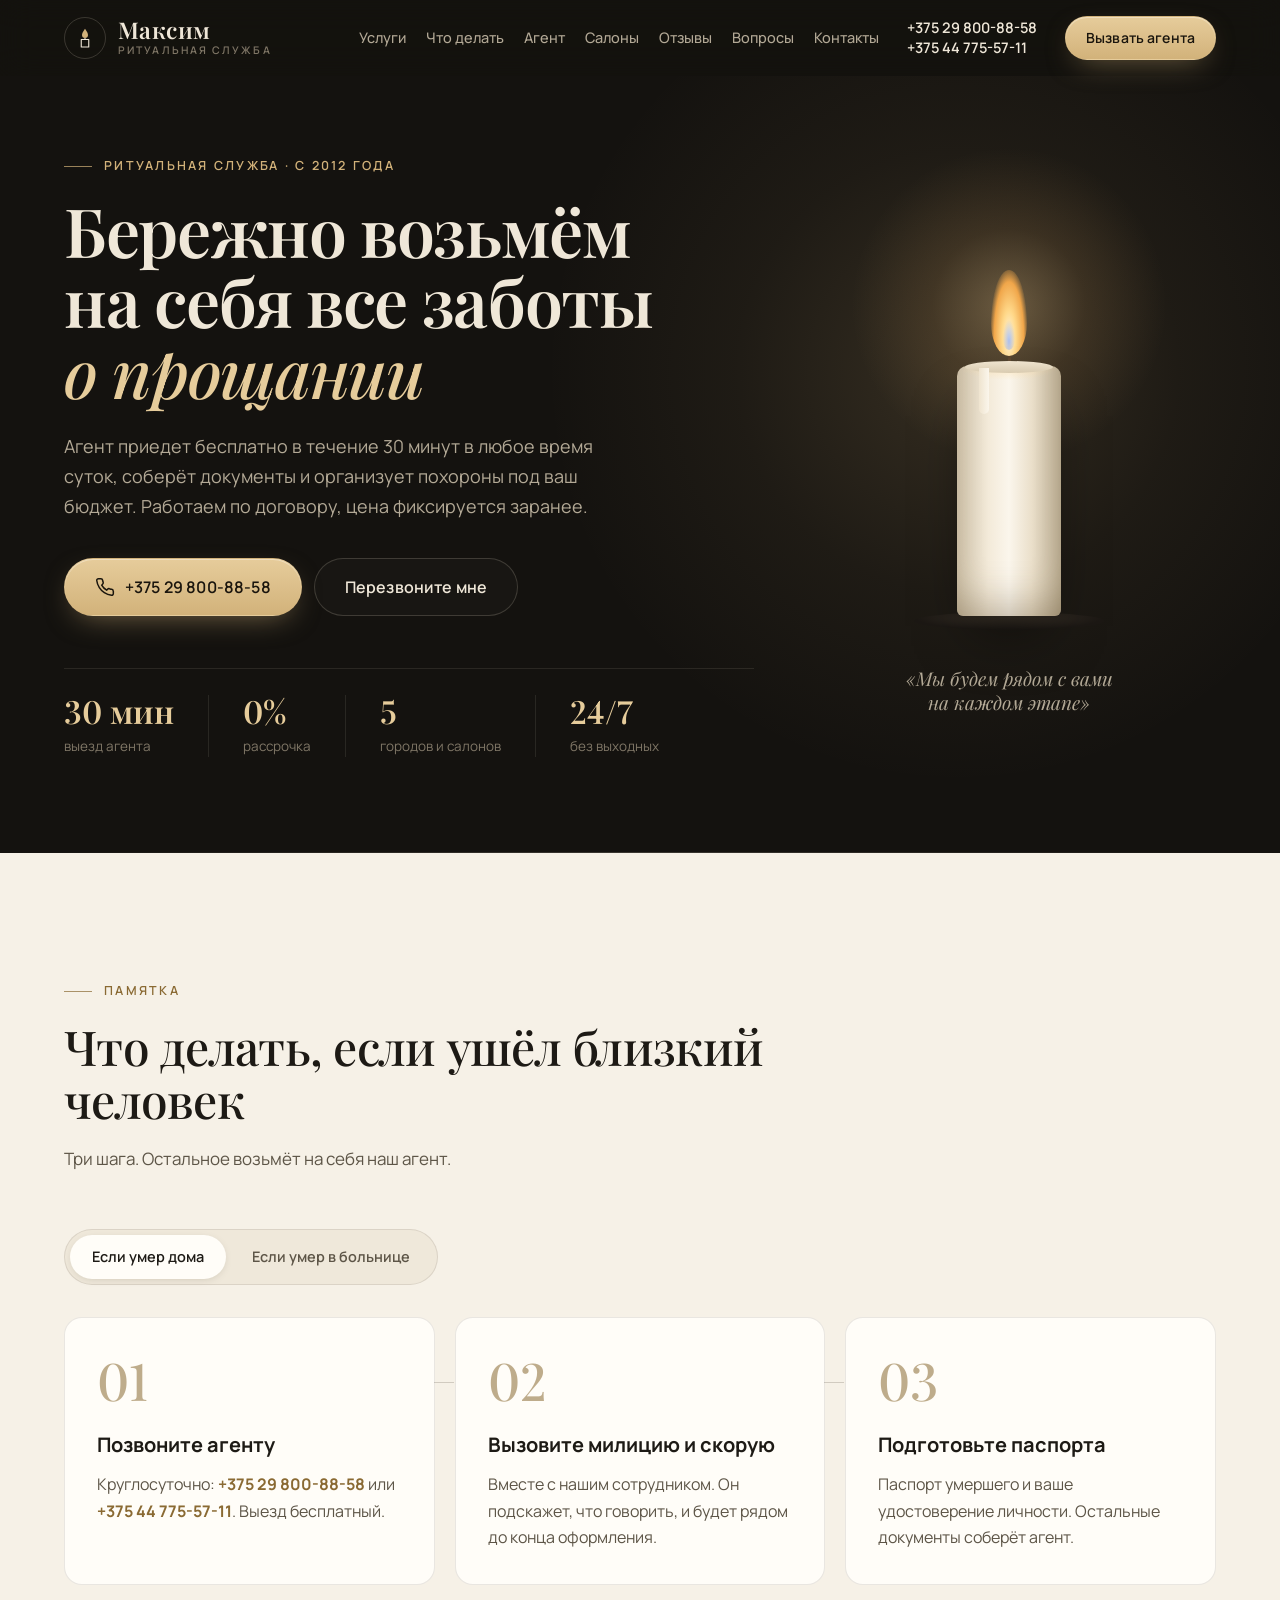
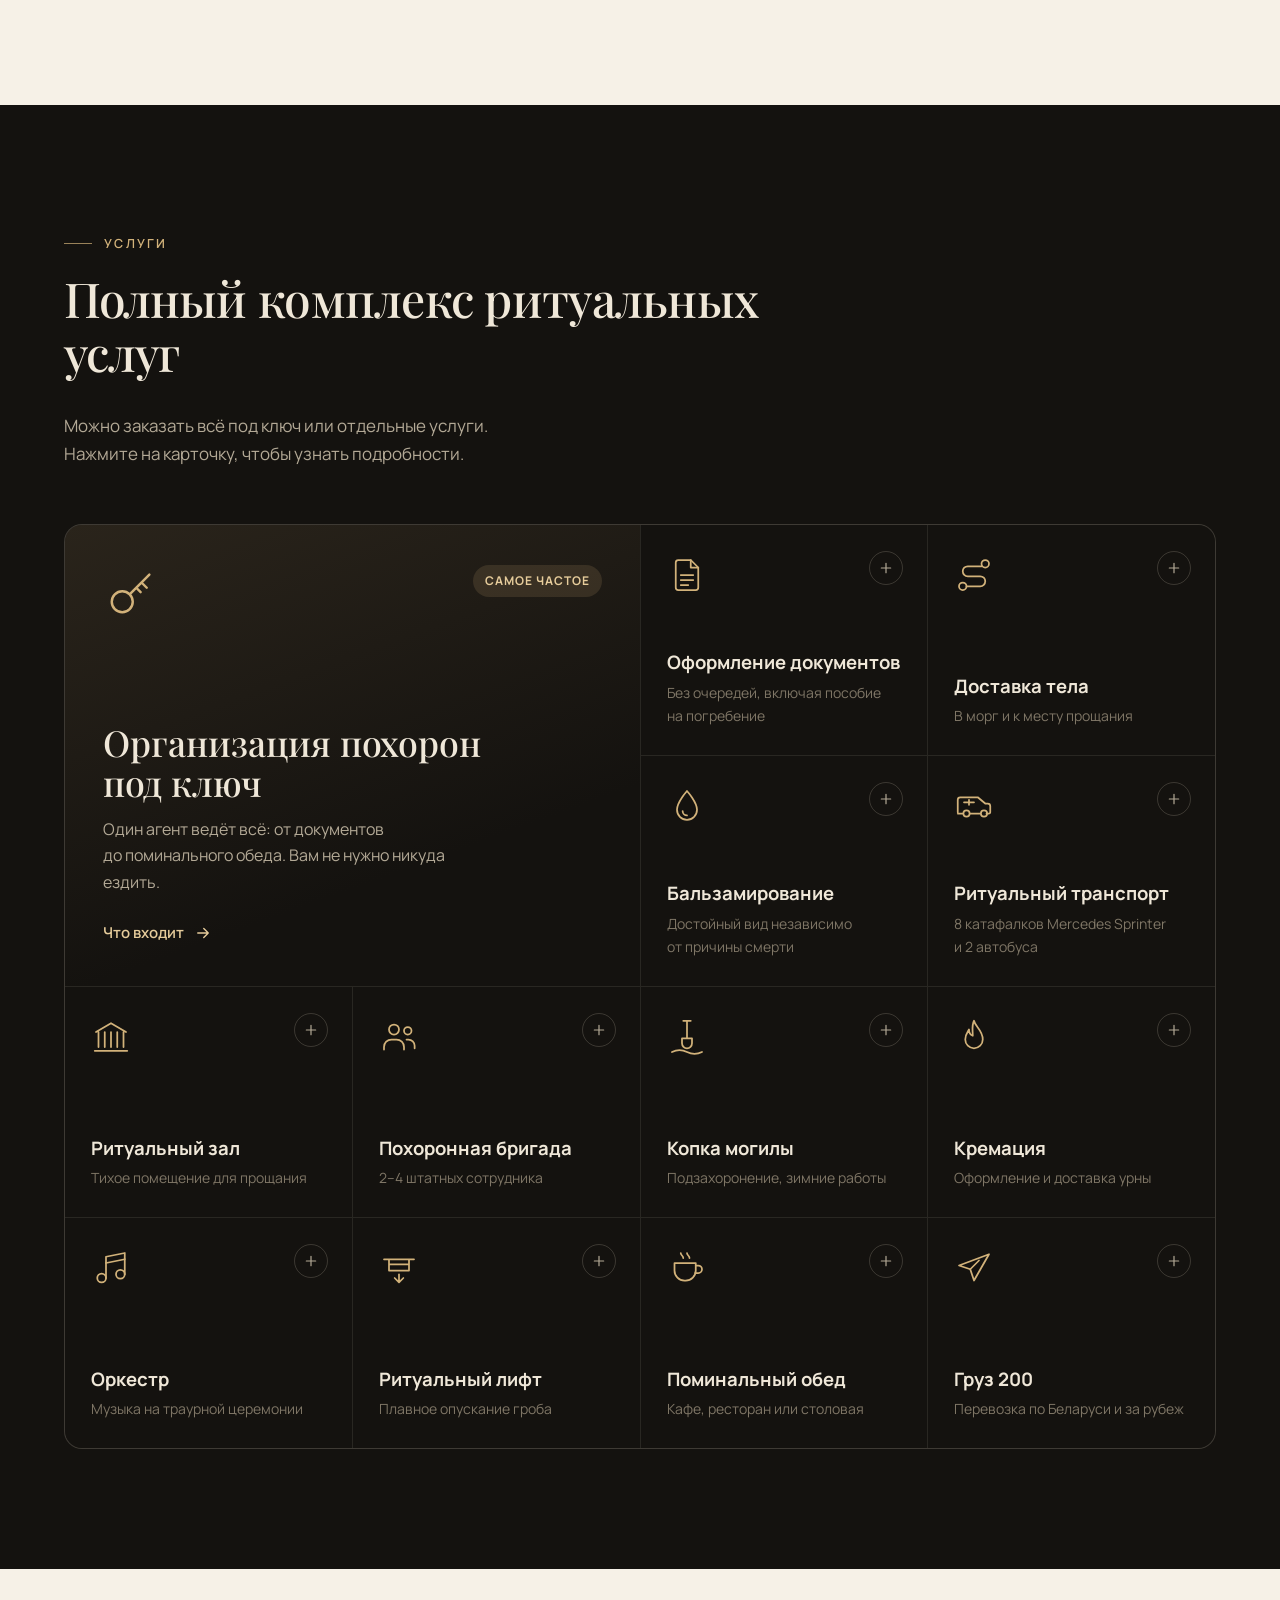
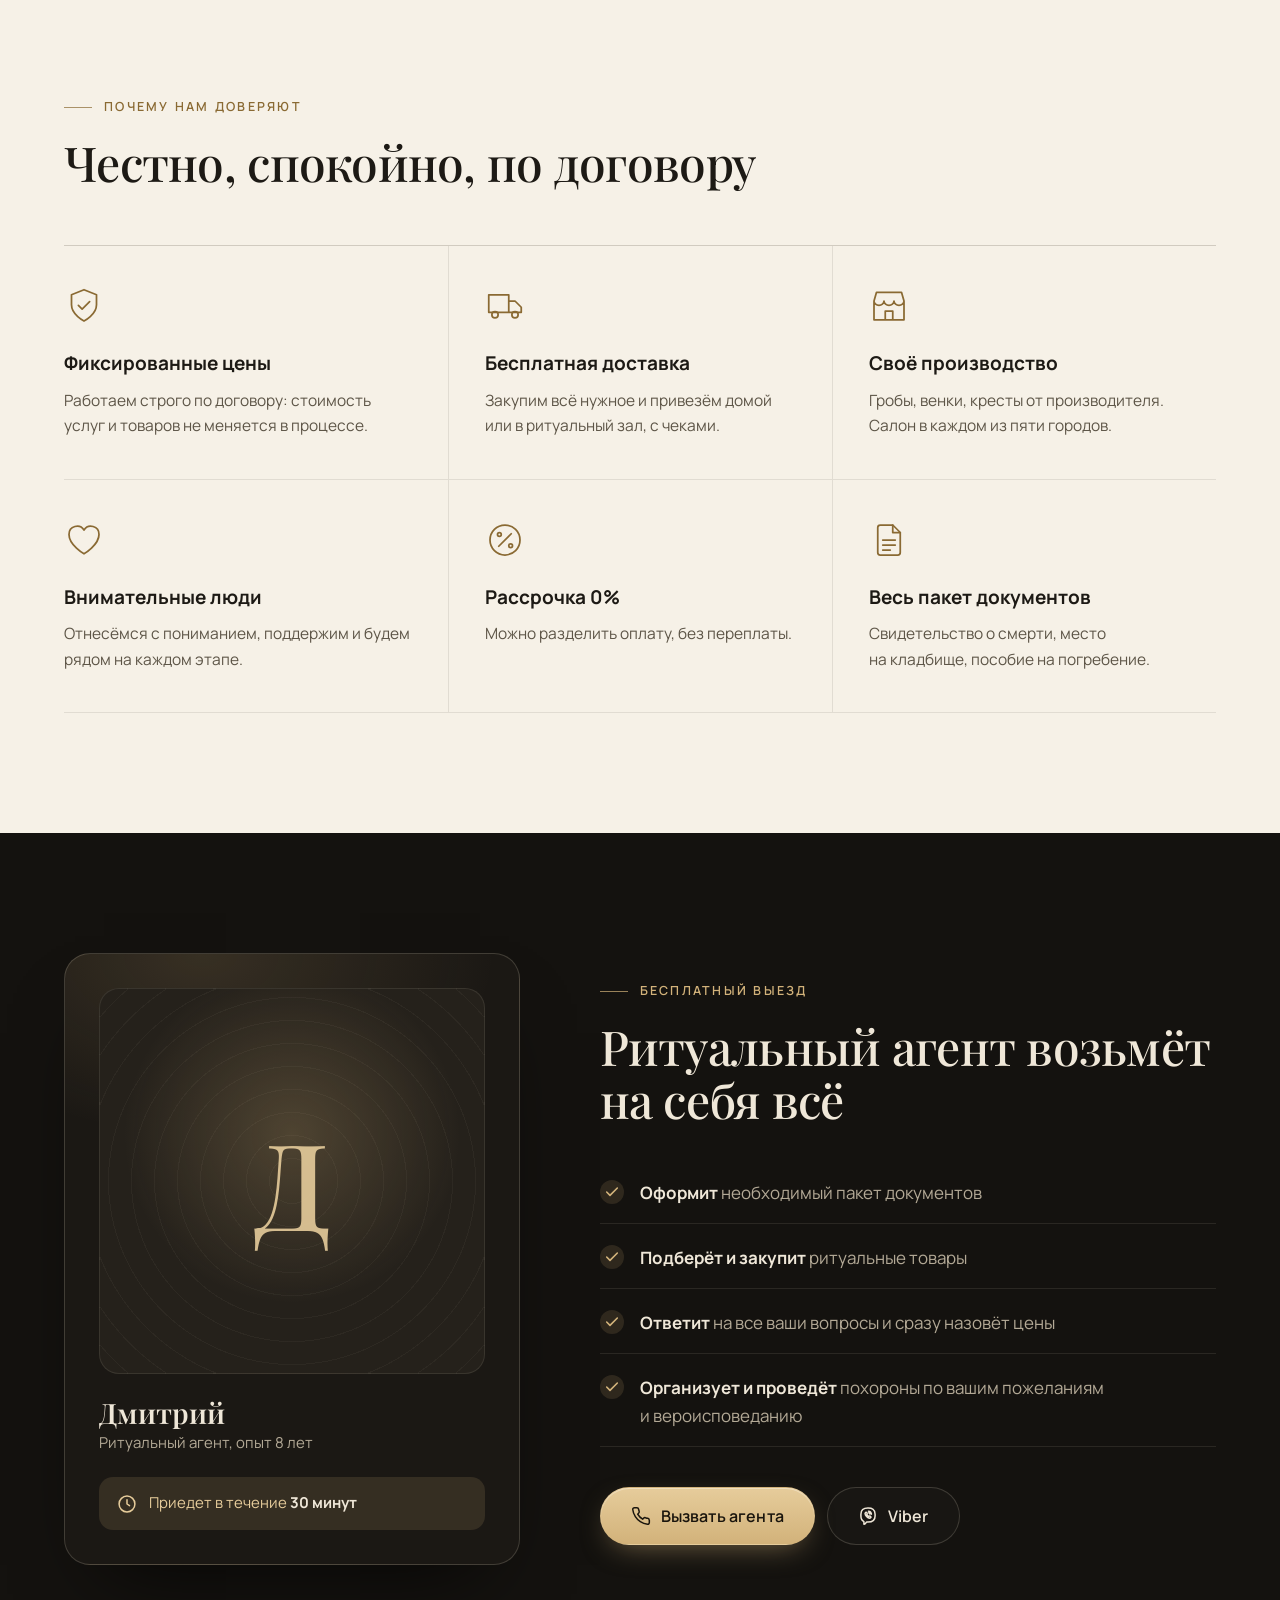
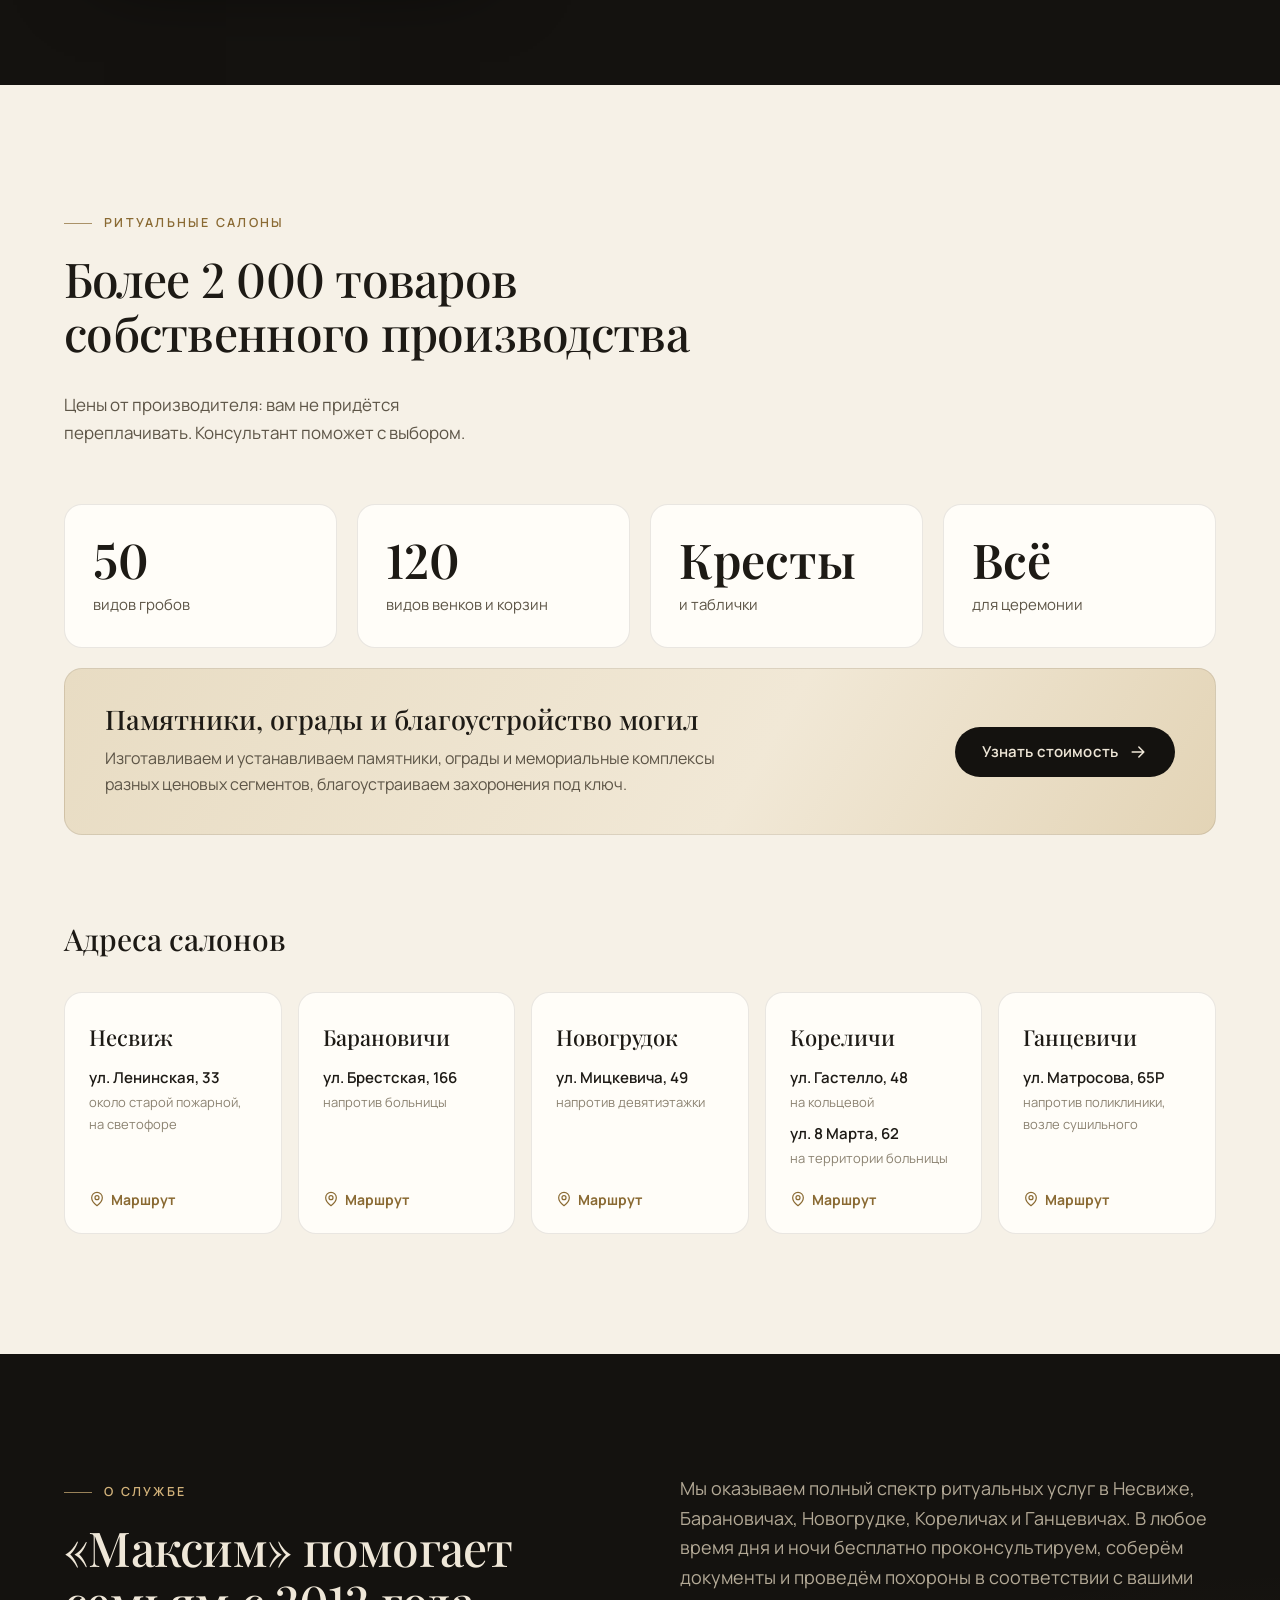
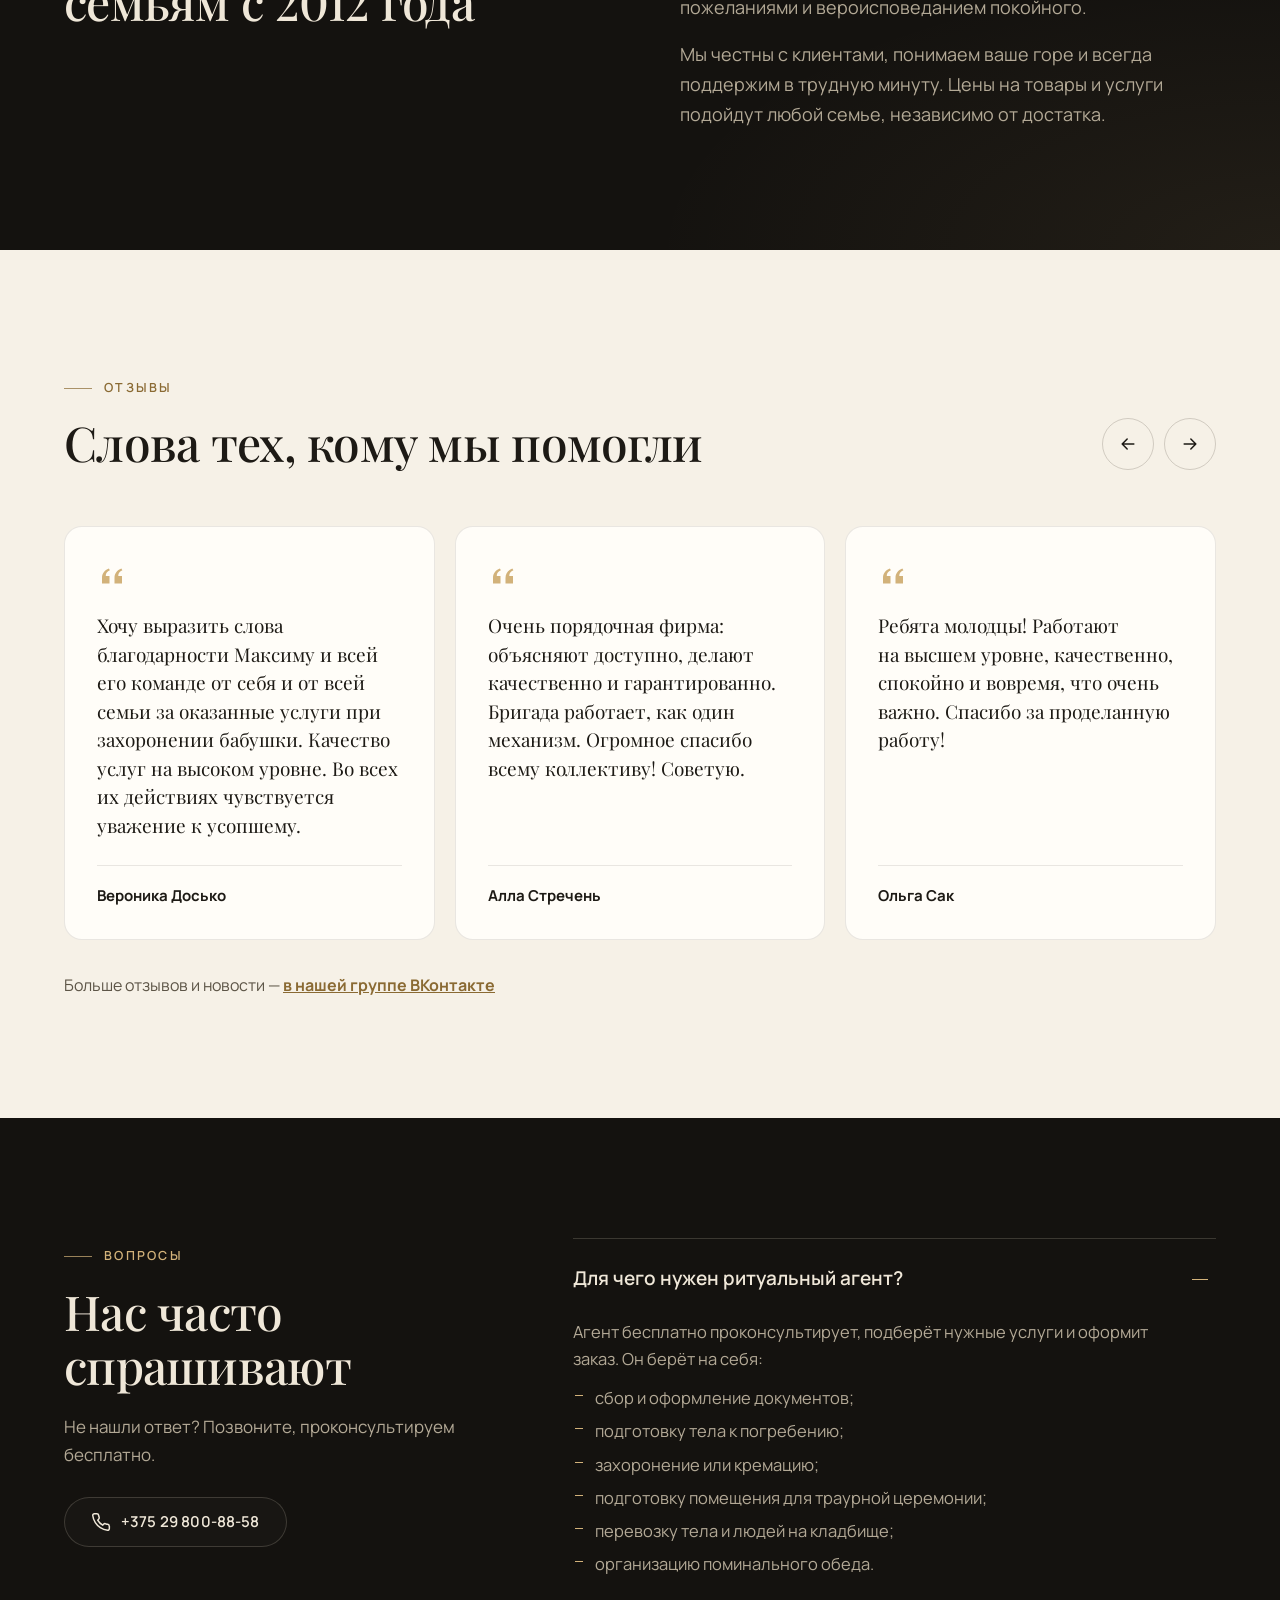
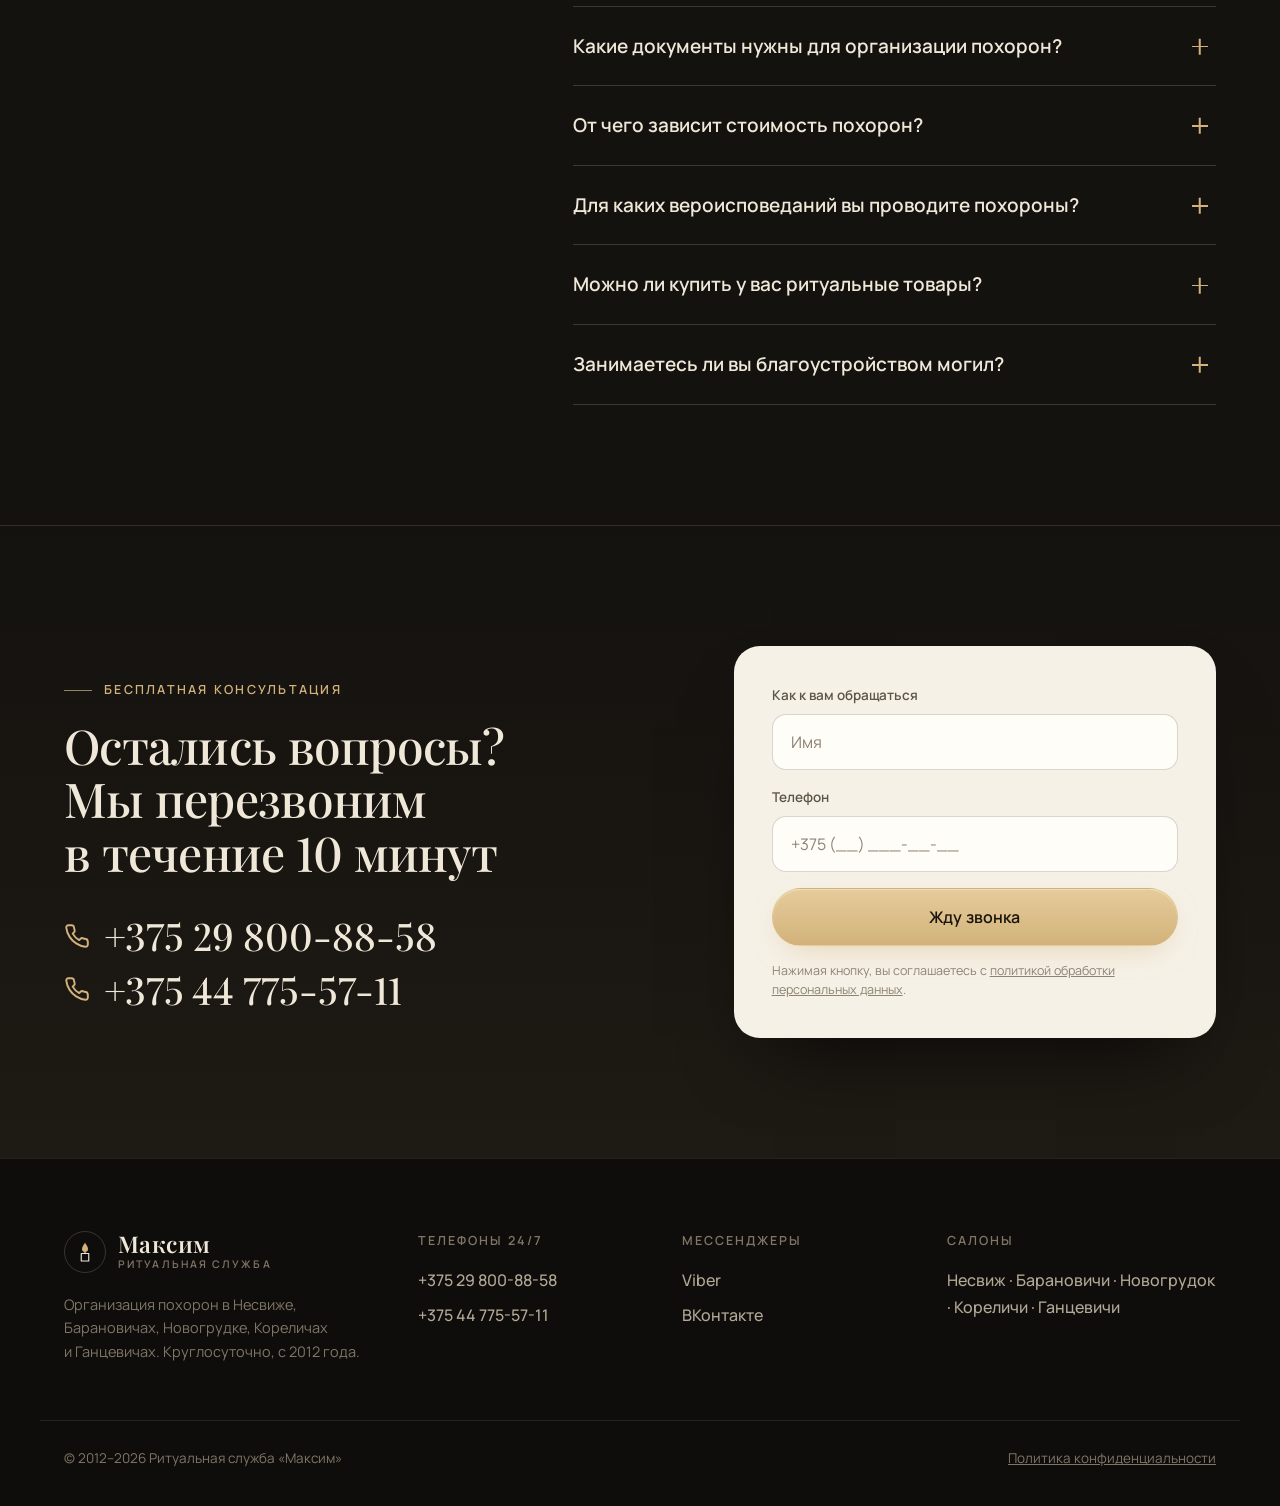
<file: ritual-maksim/index.html>
<!doctype html>
<html lang="ru">
<head>
  <meta charset="utf-8">
  <meta name="viewport" content="width=device-width, initial-scale=1, viewport-fit=cover">
  <title>Ритуальные услуги «Максим» — Несвиж, Барановичи, Новогрудок, Кореличи, Ганцевичи · 24/7</title>
  <meta name="description" content="Организация похорон под ключ с 2012 года. Бесплатный выезд ритуального агента за 30 минут, круглосуточно. Работаем по договору с фиксированной ценой, рассрочка 0%. Салоны в 5 городах.">
  <meta name="theme-color" content="#14120f">
  <meta property="og:type" content="website">
  <meta property="og:url" content="https://ritual-maksim.by/">
  <meta property="og:title" content="Ритуальная служба «Максим» — круглосуточно">
  <meta property="og:description" content="Бережно возьмём на себя организацию похорон. Бесплатный выезд агента за 30 минут. +375 29 800-88-58">
  <link rel="canonical" href="https://ritual-maksim.by/">
  <link rel="icon" href="data:image/svg+xml,%3Csvg xmlns='http://www.w3.org/2000/svg' viewBox='0 0 32 32'%3E%3Crect width='32' height='32' rx='8' fill='%2314120f'/%3E%3Cpath d='M16 6c3 4 4 6.5 4 9a4 4 0 0 1-8 0c0-2.5 1-5 4-9Z' fill='%23d9b77e'/%3E%3Crect x='13' y='20' width='6' height='7' rx='1' fill='%23efe7d8'/%3E%3C/svg%3E">
  <link rel="preconnect" href="https://fonts.googleapis.com">
  <link rel="preconnect" href="https://fonts.gstatic.com" crossorigin>
  <link rel="stylesheet" href="https://fonts.googleapis.com/css2?family=Playfair+Display:ital,wght@0,500;0,600;1,500&family=Manrope:wght@400;500;600;700&display=swap">
  <link rel="stylesheet" href="styles.css">
  <script type="application/ld+json">
  {
    "@context": "https://schema.org",
    "@type": "FuneralHome",
    "name": "Ритуальная служба «Максим»",
    "url": "https://ritual-maksim.by/",
    "telephone": ["+375298008858", "+375447755711"],
    "openingHours": "Mo-Su 00:00-23:59",
    "foundingDate": "2012",
    "areaServed": ["Несвиж", "Барановичи", "Новогрудок", "Кореличи", "Ганцевичи"],
    "sameAs": ["https://vk.com/club140910923"],
    "address": [
      {"@type": "PostalAddress", "addressLocality": "Несвиж", "streetAddress": "ул. Ленинская, 33", "addressCountry": "BY"},
      {"@type": "PostalAddress", "addressLocality": "Барановичи", "streetAddress": "ул. Брестская, 166", "addressCountry": "BY"},
      {"@type": "PostalAddress", "addressLocality": "Новогрудок", "streetAddress": "ул. Мицкевича, 49", "addressCountry": "BY"},
      {"@type": "PostalAddress", "addressLocality": "Кореличи", "streetAddress": "ул. Гастелло, 48", "addressCountry": "BY"},
      {"@type": "PostalAddress", "addressLocality": "Ганцевичи", "streetAddress": "ул. Матросова, 65P", "addressCountry": "BY"}
    ]
  }
  </script>
</head>
<body>

<svg width="0" height="0" style="position:absolute" aria-hidden="true">
  <defs>
    <symbol id="i-phone" viewBox="0 0 24 24"><path d="M22 16.9v3a2 2 0 0 1-2.2 2 19.8 19.8 0 0 1-8.6-3.1 19.5 19.5 0 0 1-6-6A19.8 19.8 0 0 1 2.1 4.2 2 2 0 0 1 4.1 2h3a2 2 0 0 1 2 1.7c.1.9.4 1.8.7 2.7a2 2 0 0 1-.5 2.1L8 9.8a16 16 0 0 0 6 6l1.3-1.3a2 2 0 0 1 2.1-.4c.9.3 1.8.6 2.7.7a2 2 0 0 1 1.7 2Z"/></symbol>
    <symbol id="i-viber" viewBox="0 0 24 24"><path d="M12 2.5c-4.9 0-8.5 1.3-8.5 7.4v2.2c0 3.8 1.4 5.7 3.6 6.6v2.8c0 .5.6.7.9.3l2.4-2.6c.5 0 1 .1 1.6.1 4.9 0 8.5-1.3 8.5-7.4V9.9c0-6.1-3.6-7.4-8.5-7.4Z"/><path d="M9.2 7.6c.3-.3.8-.3 1 .1l.8 1.3c.2.3.1.7-.1.9l-.4.4c.4 1 1.2 1.8 2.2 2.2l.4-.4c.2-.3.6-.3.9-.1l1.3.8c.4.2.4.7.1 1-.9 1-2 .9-3.2.3a7 7 0 0 1-3.3-3.3c-.6-1.2-.7-2.3.3-3.2ZM12.5 6.2a4 4 0 0 1 3.6 3.6M12.6 8a2 2 0 0 1 1.7 1.7"/></symbol>
    <symbol id="i-vk" viewBox="0 0 24 24"><path d="M13 18c-6.3 0-9.9-4.3-10-11.5h3.2c.1 5.3 2.4 7.5 4.3 8V6.5h3v4.5c1.8-.2 3.8-2.3 4.4-4.5h3a8.8 8.8 0 0 1-4.1 5.8 9.2 9.2 0 0 1 4.8 5.7h-3.3a5.8 5.8 0 0 0-4.8-4.2V18Z" fill="currentColor" stroke="none"/></symbol>
    <symbol id="i-arrow" viewBox="0 0 24 24"><path d="M5 12h14M13 6l6 6-6 6"/></symbol>
    <symbol id="i-plus" viewBox="0 0 24 24"><path d="M12 5v14M5 12h14"/></symbol>
    <symbol id="i-x" viewBox="0 0 24 24"><path d="M18 6 6 18M6 6l12 12"/></symbol>
    <symbol id="i-menu" viewBox="0 0 24 24"><path d="M4 8h16M4 16h16"/></symbol>
    <symbol id="i-check" viewBox="0 0 24 24"><path d="M20 6 9 17l-5-5"/></symbol>
    <symbol id="i-pin" viewBox="0 0 24 24"><path d="M20 10c0 6-8 12-8 12s-8-6-8-12a8 8 0 0 1 16 0Z"/><circle cx="12" cy="10" r="3"/></symbol>
    <symbol id="i-clock" viewBox="0 0 24 24"><circle cx="12" cy="12" r="9.5"/><path d="M12 7v5l3 2"/></symbol>
    <symbol id="i-quote" viewBox="0 0 24 24"><path d="M9.5 6C6 7.3 4 10 4 13.5V18h6v-6H7c0-2.3 1.2-3.8 3.3-4.6ZM19.5 6C16 7.3 14 10 14 13.5V18h6v-6h-3c0-2.3 1.2-3.8 3.3-4.6Z" fill="currentColor" stroke="none"/></symbol>
    <!-- service icons -->
    <symbol id="s-key" viewBox="0 0 32 32"><circle cx="11" cy="21" r="6"/><path d="m15.5 16.5 11-11M22 10l3 3M19 13l2.5 2.5"/></symbol>
    <symbol id="s-docs" viewBox="0 0 32 32"><path d="M19 4H9a2 2 0 0 0-2 2v20a2 2 0 0 0 2 2h14a2 2 0 0 0 2-2V10Z"/><path d="M19 4v6h6M11 16h10M11 20h10M11 24h6"/></symbol>
    <symbol id="s-drop" viewBox="0 0 32 32"><path d="M16 4s-8 9-8 15a8 8 0 0 0 16 0c0-6-8-15-8-15Z"/><path d="M12.5 20a3.5 3.5 0 0 0 3.5 3.5"/></symbol>
    <symbol id="s-hall" viewBox="0 0 32 32"><path d="M4 12 16 5l12 7M6 12v12M11 12v12M16 12v12M21 12v12M26 12v12M3 27h26"/></symbol>
    <symbol id="s-lift" viewBox="0 0 32 32"><path d="M4 9h24M8 9v4M24 9v4M8 13h16v5H8zM16 21v6M12.5 24l3.5 3.5 3.5-3.5"/></symbol>
    <symbol id="s-hearse" viewBox="0 0 32 32"><path d="M3 21V11a2 2 0 0 1 2-2h14l6 5h2a2 2 0 0 1 2 2v5a1 1 0 0 1-1 1h-2M7 22H3M21 22h-8"/><circle cx="10" cy="22" r="2.5"/><circle cx="24" cy="22" r="2.5"/><path d="M8 13h8M12 11v4"/></symbol>
    <symbol id="s-music" viewBox="0 0 32 32"><path d="M12 24V7l15-3v17"/><circle cx="8.5" cy="24" r="3.5"/><circle cx="23.5" cy="21" r="3.5"/><path d="M12 12l15-3"/></symbol>
    <symbol id="s-route" viewBox="0 0 32 32"><circle cx="7" cy="25" r="3"/><circle cx="25" cy="7" r="3"/><path d="M10 25h11a4 4 0 0 0 0-8H11a4 4 0 0 1 0-8h11"/></symbol>
    <symbol id="s-team" viewBox="0 0 32 32"><circle cx="12" cy="10" r="4"/><path d="M4 26v-2a6 6 0 0 1 6-6h4a6 6 0 0 1 6 6v2"/><circle cx="23" cy="11" r="3"/><path d="M22 18h1.5a5 5 0 0 1 5 5v2"/></symbol>
    <symbol id="s-flame" viewBox="0 0 32 32"><path d="M16 3c1 5 7 7.5 7 15a7 7 0 0 1-14 0c0-4 2-6 3-8 0 3 1.5 4.5 3 5 0-5-1-8 1-12Z"/></symbol>
    <symbol id="s-spade" viewBox="0 0 32 32"><path d="M16 3v14M12 17h8v4a4 4 0 0 1-8 0Z"/><path d="M13 3h6"/><path d="M4 28c4-2 8-2 12 0s8 2 12 0"/></symbol>
    <symbol id="s-cup" viewBox="0 0 32 32"><path d="M6 12h17v6a8 8 0 0 1-8 8h-1a8 8 0 0 1-8-8Z"/><path d="M23 14h2a3 3 0 0 1 0 6h-2.5M11 4c0 2 2 2 2 4M16 4c0 2 2 2 2 4"/></symbol>
    <symbol id="s-plane" viewBox="0 0 32 32"><path d="M28 5 4 14l9 3 3 9Z"/><path d="m13 17 7-7"/></symbol>
    <symbol id="s-shield" viewBox="0 0 32 32"><path d="M16 28s10-5 10-13V7l-10-4L6 7v8c0 8 10 13 10 13Z"/><path d="m11.5 15.5 3 3 6-6"/></symbol>
    <symbol id="s-truck" viewBox="0 0 32 32"><path d="M3 7h16v14H3zM19 12h5l5 5v4h-10"/><circle cx="8" cy="23" r="2.5"/><circle cx="24" cy="23" r="2.5"/></symbol>
    <symbol id="s-store" viewBox="0 0 32 32"><path d="M4 12 6 5h20l2 7M4 12v15h24V12M4 12c0 2 2 3.5 4 3.5s4-1.5 4-3.5c0 2 2 3.5 4 3.5s4-1.5 4-3.5c0 2 2 3.5 4 3.5s4-1.5 4-3.5M13 27v-7h6v7"/></symbol>
    <symbol id="s-heart" viewBox="0 0 32 32"><path d="M16 27S4 20 4 11.5A6.5 6.5 0 0 1 16 8a6.5 6.5 0 0 1 12 3.5C28 20 16 27 16 27Z"/></symbol>
    <symbol id="s-percent" viewBox="0 0 32 32"><circle cx="16" cy="16" r="12"/><path d="m11 21 10-10"/><circle cx="11.5" cy="11.5" r="1.5"/><circle cx="20.5" cy="20.5" r="1.5"/></symbol>
  </defs>
</svg>

<!-- ============================ HEADER ============================ -->
<header class="header" id="top">
  <div class="container header-inner">
    <a class="logo" href="#top" aria-label="Ритуальная служба «Максим» — на главную">
      <span class="logo-mark" aria-hidden="true">
        <svg viewBox="0 0 32 32"><path class="flame" d="M16 3.5c2.6 3.6 4 6.2 4 8.6a4 4 0 0 1-8 0c0-2.4 1.4-5 4-8.6Z"/><path d="M11 18h10v10H11z"/><path d="M16 16v2"/></svg>
      </span>
      <span class="logo-text">Максим<small>ритуальная служба</small></span>
    </a>

    <nav class="nav" id="nav" aria-label="Основное меню">
      <a href="#uslugi">Услуги</a>
      <a href="#chto-delat">Что делать</a>
      <a href="#agent">Агент</a>
      <a href="#salony">Салоны</a>
      <a href="#otzyvy">Отзывы</a>
      <a href="#voprosy">Вопросы</a>
      <a href="#kontakty">Контакты</a>
      <div class="nav-mobile-extra">
        <a class="nav-phone" href="tel:+375298008858">+375 29 800-88-58</a>
        <a class="nav-phone" href="tel:+375447755711">+375 44 775-57-11</a>
      </div>
    </nav>

    <div class="header-contacts">
      <span class="live"><span class="live-dot"></span>На связи 24/7</span>
      <div class="header-phones">
        <a href="tel:+375298008858">+375 29 800-88-58</a>
        <a href="tel:+375447755711">+375 44 775-57-11</a>
      </div>
    </div>
    <a class="btn btn-gold header-cta" href="#zayavka" data-modal="callback">Вызвать агента</a>
    <button class="burger" type="button" aria-label="Открыть меню" aria-expanded="false" aria-controls="nav">
      <svg class="icon"><use href="#i-menu"/></svg>
    </button>
  </div>
</header>

<main>
<!-- ============================ HERO ============================ -->
<section class="hero">
  <div class="hero-bg" aria-hidden="true">
    <div class="hero-glow"></div>
    <div class="particles"></div>
  </div>
  <div class="container hero-grid">
    <div class="hero-copy">
      <p class="kicker reveal">Ритуальная служба · с 2012 года</p>
      <h1 class="reveal">Бережно возьмём на&nbsp;себя все&nbsp;заботы <em>о&nbsp;прощании</em></h1>
      <p class="hero-lead reveal">Агент приедет бесплатно в&nbsp;течение 30&nbsp;минут в&nbsp;любое время суток, соберёт документы и&nbsp;организует похороны под ваш бюджет. Работаем по&nbsp;договору, цена фиксируется заранее.</p>

      <div class="hero-actions reveal">
        <a class="btn btn-gold btn-lg" href="tel:+375298008858">
          <svg class="icon"><use href="#i-phone"/></svg> +375 29 800-88-58
        </a>
        <a class="btn btn-ghost btn-lg" href="#zayavka" data-modal="callback">Перезвоните мне</a>
      </div>

      <ul class="hero-facts reveal">
        <li><b>30 мин</b><span>выезд агента</span></li>
        <li><b>0%</b><span>рассрочка</span></li>
        <li><b>5</b><span>городов и салонов</span></li>
        <li><b>24/7</b><span>без выходных</span></li>
      </ul>
    </div>

    <div class="hero-art" aria-hidden="true">
      <div class="candle">
        <div class="halo"></div>
        <div class="flame-wrap">
          <div class="flame-outer"></div>
          <div class="flame-inner"></div>
        </div>
        <div class="wick"></div>
        <div class="wax"><span class="drip"></span></div>
        <div class="plate"></div>
      </div>
      <p class="hero-quote">«Мы будем рядом с&nbsp;вами на&nbsp;каждом этапе»</p>
    </div>
  </div>
</section>

<!-- ============================ STEPS ============================ -->
<section class="section section-light" id="chto-delat">
  <div class="container">
    <div class="section-head">
      <p class="kicker">Памятка</p>
      <h2>Что делать, если ушёл близкий человек</h2>
      <p class="section-lead">Три шага. Остальное возьмёт на&nbsp;себя наш агент.</p>
    </div>

    <div class="tabs" role="tablist" aria-label="Где произошло">
      <button class="tab" role="tab" aria-selected="true" aria-controls="steps-home" id="tab-home">Если умер дома</button>
      <button class="tab" role="tab" aria-selected="false" aria-controls="steps-hospital" id="tab-hospital" tabindex="-1">Если умер в больнице</button>
    </div>

    <ol class="steps" id="steps-home" role="tabpanel" aria-labelledby="tab-home">
      <li class="step reveal">
        <span class="step-n">01</span>
        <h3>Позвоните агенту</h3>
        <p>Круглосуточно: <a href="tel:+375298008858">+375 29 800-88-58</a> или <a href="tel:+375447755711">+375 44 775-57-11</a>. Выезд бесплатный.</p>
      </li>
      <li class="step reveal">
        <span class="step-n">02</span>
        <h3>Вызовите милицию и скорую</h3>
        <p>Вместе с&nbsp;нашим сотрудником. Он подскажет, что говорить, и&nbsp;будет рядом до&nbsp;конца оформления.</p>
      </li>
      <li class="step reveal">
        <span class="step-n">03</span>
        <h3>Подготовьте паспорта</h3>
        <p>Паспорт умершего и&nbsp;ваше удостоверение личности. Остальные документы соберёт агент.</p>
      </li>
    </ol>

    <ol class="steps" id="steps-hospital" role="tabpanel" aria-labelledby="tab-hospital" hidden>
      <li class="step">
        <span class="step-n">01</span>
        <h3>Позвоните агенту</h3>
        <p>Круглосуточно: <a href="tel:+375298008858">+375 29 800-88-58</a> или <a href="tel:+375447755711">+375 44 775-57-11</a>. Выезд бесплатный.</p>
      </li>
      <li class="step">
        <span class="step-n">02</span>
        <h3>Следуйте инструкциям специалиста</h3>
        <p>Он возьмёт на&nbsp;себя общение с&nbsp;больницей и&nbsp;моргом и&nbsp;поможет с&nbsp;оформлением документов.</p>
      </li>
      <li class="step">
        <span class="step-n">03</span>
        <h3>Подготовьте паспорта</h3>
        <p>Паспорт умершего и&nbsp;ваше удостоверение личности. Остальные документы соберёт агент.</p>
      </li>
    </ol>
  </div>
</section>

<!-- ============================ SERVICES ============================ -->
<section class="section" id="uslugi">
  <div class="container">
    <div class="section-head split">
      <div>
        <p class="kicker">Услуги</p>
        <h2>Полный комплекс ритуальных услуг</h2>
      </div>
      <p class="section-lead">Можно заказать всё под ключ или отдельные услуги. Нажмите на&nbsp;карточку, чтобы узнать подробности.</p>
    </div>

    <div class="services">
      <article class="service service-feature reveal">
        <button class="service-btn" type="button" data-service="pod-klyuch" aria-haspopup="dialog">
          <svg class="s-icon"><use href="#s-key"/></svg>
          <span class="service-tag">Самое частое</span>
          <h3>Организация похорон под&nbsp;ключ</h3>
          <p>Один агент ведёт всё: от&nbsp;документов до&nbsp;поминального обеда. Вам не&nbsp;нужно никуда ездить.</p>
          <span class="more">Что входит <svg class="icon"><use href="#i-arrow"/></svg></span>
        </button>
      </article>
      <article class="service reveal"><button class="service-btn" type="button" data-service="dokumenty" aria-haspopup="dialog"><svg class="s-icon"><use href="#s-docs"/></svg><h3>Оформление документов</h3><p>Без очередей, включая пособие на&nbsp;погребение</p><span class="more"><svg class="icon"><use href="#i-plus"/></svg></span></button></article>
      <article class="service reveal"><button class="service-btn" type="button" data-service="dostavka" aria-haspopup="dialog"><svg class="s-icon"><use href="#s-route"/></svg><h3>Доставка тела</h3><p>В&nbsp;морг и&nbsp;к&nbsp;месту прощания</p><span class="more"><svg class="icon"><use href="#i-plus"/></svg></span></button></article>
      <article class="service reveal"><button class="service-btn" type="button" data-service="balzamirovanie" aria-haspopup="dialog"><svg class="s-icon"><use href="#s-drop"/></svg><h3>Бальзамирование</h3><p>Достойный вид независимо от&nbsp;причины смерти</p><span class="more"><svg class="icon"><use href="#i-plus"/></svg></span></button></article>
      <article class="service reveal"><button class="service-btn" type="button" data-service="transport" aria-haspopup="dialog"><svg class="s-icon"><use href="#s-hearse"/></svg><h3>Ритуальный транспорт</h3><p>8&nbsp;катафалков Mercedes Sprinter и&nbsp;2&nbsp;автобуса</p><span class="more"><svg class="icon"><use href="#i-plus"/></svg></span></button></article>
      <article class="service reveal"><button class="service-btn" type="button" data-service="zal" aria-haspopup="dialog"><svg class="s-icon"><use href="#s-hall"/></svg><h3>Ритуальный зал</h3><p>Тихое помещение для прощания</p><span class="more"><svg class="icon"><use href="#i-plus"/></svg></span></button></article>
      <article class="service reveal"><button class="service-btn" type="button" data-service="brigada" aria-haspopup="dialog"><svg class="s-icon"><use href="#s-team"/></svg><h3>Похоронная бригада</h3><p>2–4 штатных сотрудника</p><span class="more"><svg class="icon"><use href="#i-plus"/></svg></span></button></article>
      <article class="service reveal"><button class="service-btn" type="button" data-service="kopka" aria-haspopup="dialog"><svg class="s-icon"><use href="#s-spade"/></svg><h3>Копка могилы</h3><p>Подзахоронение, зимние работы</p><span class="more"><svg class="icon"><use href="#i-plus"/></svg></span></button></article>
      <article class="service reveal"><button class="service-btn" type="button" data-service="kremaciya" aria-haspopup="dialog"><svg class="s-icon"><use href="#s-flame"/></svg><h3>Кремация</h3><p>Оформление и&nbsp;доставка урны</p><span class="more"><svg class="icon"><use href="#i-plus"/></svg></span></button></article>
      <article class="service reveal"><button class="service-btn" type="button" data-service="orkestr" aria-haspopup="dialog"><svg class="s-icon"><use href="#s-music"/></svg><h3>Оркестр</h3><p>Музыка на&nbsp;траурной церемонии</p><span class="more"><svg class="icon"><use href="#i-plus"/></svg></span></button></article>
      <article class="service reveal"><button class="service-btn" type="button" data-service="lift" aria-haspopup="dialog"><svg class="s-icon"><use href="#s-lift"/></svg><h3>Ритуальный лифт</h3><p>Плавное опускание гроба</p><span class="more"><svg class="icon"><use href="#i-plus"/></svg></span></button></article>
      <article class="service reveal"><button class="service-btn" type="button" data-service="obed" aria-haspopup="dialog"><svg class="s-icon"><use href="#s-cup"/></svg><h3>Поминальный обед</h3><p>Кафе, ресторан или столовая</p><span class="more"><svg class="icon"><use href="#i-plus"/></svg></span></button></article>
      <article class="service reveal"><button class="service-btn" type="button" data-service="gruz200" aria-haspopup="dialog"><svg class="s-icon"><use href="#s-plane"/></svg><h3>Груз 200</h3><p>Перевозка по&nbsp;Беларуси и&nbsp;за&nbsp;рубеж</p><span class="more"><svg class="icon"><use href="#i-plus"/></svg></span></button></article>
    </div>
  </div>
</section>

<!-- ============================ WHY ============================ -->
<section class="section section-light">
  <div class="container">
    <div class="section-head">
      <p class="kicker">Почему нам доверяют</p>
      <h2>Честно, спокойно, по&nbsp;договору</h2>
    </div>
    <div class="why">
      <div class="why-item reveal">
        <svg class="s-icon"><use href="#s-shield"/></svg>
        <h3>Фиксированные цены</h3>
        <p>Работаем строго по&nbsp;договору: стоимость услуг и&nbsp;товаров не&nbsp;меняется в&nbsp;процессе.</p>
      </div>
      <div class="why-item reveal">
        <svg class="s-icon"><use href="#s-truck"/></svg>
        <h3>Бесплатная доставка</h3>
        <p>Закупим всё нужное и&nbsp;привезём домой или в&nbsp;ритуальный зал, с&nbsp;чеками.</p>
      </div>
      <div class="why-item reveal">
        <svg class="s-icon"><use href="#s-store"/></svg>
        <h3>Своё производство</h3>
        <p>Гробы, венки, кресты от&nbsp;производителя. Салон в&nbsp;каждом из&nbsp;пяти городов.</p>
      </div>
      <div class="why-item reveal">
        <svg class="s-icon"><use href="#s-heart"/></svg>
        <h3>Внимательные люди</h3>
        <p>Отнесёмся с&nbsp;пониманием, поддержим и&nbsp;будем рядом на&nbsp;каждом этапе.</p>
      </div>
      <div class="why-item reveal">
        <svg class="s-icon"><use href="#s-percent"/></svg>
        <h3>Рассрочка 0%</h3>
        <p>Можно разделить оплату, без переплаты.</p>
      </div>
      <div class="why-item reveal">
        <svg class="s-icon"><use href="#s-docs"/></svg>
        <h3>Весь пакет документов</h3>
        <p>Свидетельство о&nbsp;смерти, место на&nbsp;кладбище, пособие на&nbsp;погребение.</p>
      </div>
    </div>
  </div>
</section>

<!-- ============================ AGENT ============================ -->
<section class="section" id="agent">
  <div class="container agent">
    <div class="agent-card reveal">
      <div class="agent-portrait" aria-hidden="true">
        <span>Д</span>
      </div>
      <div class="agent-meta">
        <b>Дмитрий</b>
        <span>Ритуальный агент, опыт 8&nbsp;лет</span>
      </div>
      <div class="agent-eta">
        <svg class="icon"><use href="#i-clock"/></svg>
        <span>Приедет в&nbsp;течение <b>30&nbsp;минут</b></span>
      </div>
    </div>

    <div class="agent-copy">
      <p class="kicker">Бесплатный выезд</p>
      <h2>Ритуальный агент возьмёт на&nbsp;себя всё</h2>
      <ul class="checklist">
        <li><svg class="icon"><use href="#i-check"/></svg><span><b>Оформит</b> необходимый пакет документов</span></li>
        <li><svg class="icon"><use href="#i-check"/></svg><span><b>Подберёт и&nbsp;закупит</b> ритуальные товары</span></li>
        <li><svg class="icon"><use href="#i-check"/></svg><span><b>Ответит</b> на&nbsp;все ваши вопросы и&nbsp;сразу назовёт цены</span></li>
        <li><svg class="icon"><use href="#i-check"/></svg><span><b>Организует и&nbsp;проведёт</b> похороны по&nbsp;вашим пожеланиям и&nbsp;вероисповеданию</span></li>
      </ul>
      <div class="agent-actions">
        <a class="btn btn-gold btn-lg" href="tel:+375298008858"><svg class="icon"><use href="#i-phone"/></svg> Вызвать агента</a>
        <a class="btn btn-ghost btn-lg" href="viber://chat?number=%2B375298008858"><svg class="icon"><use href="#i-viber"/></svg> Viber</a>
      </div>
    </div>
  </div>
</section>

<!-- ============================ SALON ============================ -->
<section class="section section-light" id="salony">
  <div class="container">
    <div class="section-head split">
      <div>
        <p class="kicker">Ритуальные салоны</p>
        <h2>Более 2&nbsp;000 товаров собственного производства</h2>
      </div>
      <p class="section-lead">Цены от&nbsp;производителя: вам не&nbsp;придётся переплачивать. Консультант поможет с&nbsp;выбором.</p>
    </div>

    <div class="stats">
      <div class="stat reveal"><b data-count="50">50</b><span>видов гробов</span></div>
      <div class="stat reveal"><b data-count="120">120</b><span>видов венков и&nbsp;корзин</span></div>
      <div class="stat reveal"><b>Кресты</b><span>и&nbsp;таблички</span></div>
      <div class="stat reveal"><b>Всё</b><span>для&nbsp;церемонии</span></div>
    </div>

    <div class="memorial reveal">
      <div>
        <h3>Памятники, ограды и&nbsp;благоустройство могил</h3>
        <p>Изготавливаем и&nbsp;устанавливаем памятники, ограды и&nbsp;мемориальные комплексы разных ценовых сегментов, благоустраиваем захоронения под ключ.</p>
      </div>
      <a class="btn btn-dark" href="#zayavka" data-modal="callback" data-topic="Памятники и ограды">Узнать стоимость <svg class="icon"><use href="#i-arrow"/></svg></a>
    </div>

    <h3 class="subhead" id="adresa">Адреса салонов</h3>
    <div class="cities">
      <article class="city reveal">
        <h4>Несвиж</h4>
        <p>ул. Ленинская, 33</p>
        <small>около старой пожарной, на светофоре</small>
        <a class="route" href="https://yandex.by/maps/?rtext=~53.222223,26.677278&amp;rtt=auto" target="_blank" rel="noopener"><svg class="icon"><use href="#i-pin"/></svg> Маршрут</a>
      </article>
      <article class="city reveal">
        <h4>Барановичи</h4>
        <p>ул. Брестская, 166</p>
        <small>напротив больницы</small>
        <a class="route" href="https://yandex.by/maps/?rtext=~53.131417,25.997388&amp;rtt=auto" target="_blank" rel="noopener"><svg class="icon"><use href="#i-pin"/></svg> Маршрут</a>
      </article>
      <article class="city reveal">
        <h4>Новогрудок</h4>
        <p>ул. Мицкевича, 49</p>
        <small>напротив девятиэтажки</small>
        <a class="route" href="https://yandex.by/maps/?rtext=~53.586296,25.81159&amp;rtt=auto" target="_blank" rel="noopener"><svg class="icon"><use href="#i-pin"/></svg> Маршрут</a>
      </article>
      <article class="city reveal">
        <h4>Кореличи</h4>
        <p>ул. Гастелло, 48 <small>на кольцевой</small></p>
        <p>ул. 8 Марта, 62 <small>на территории больницы</small></p>
        <a class="route" href="https://yandex.by/maps/?rtext=~53.552833,26.152833&amp;rtt=auto" target="_blank" rel="noopener"><svg class="icon"><use href="#i-pin"/></svg> Маршрут</a>
      </article>
      <article class="city reveal">
        <h4>Ганцевичи</h4>
        <p>ул. Матросова, 65P</p>
        <small>напротив поликлиники, возле сушильного</small>
        <a class="route" href="https://yandex.by/maps/?rtext=~52.769361,26.430232&amp;rtt=auto" target="_blank" rel="noopener"><svg class="icon"><use href="#i-pin"/></svg> Маршрут</a>
      </article>
    </div>
  </div>
</section>

<!-- ============================ ABOUT ============================ -->
<section class="section about">
  <div class="container about-grid">
    <div>
      <p class="kicker">О службе</p>
      <h2>«Максим» помогает семьям с&nbsp;2012&nbsp;года</h2>
    </div>
    <div class="about-copy">
      <p>Мы оказываем полный спектр ритуальных услуг в&nbsp;Несвиже, Барановичах, Новогрудке, Кореличах и&nbsp;Ганцевичах. В&nbsp;любое время дня и&nbsp;ночи бесплатно проконсультируем, соберём документы и&nbsp;проведём похороны в&nbsp;соответствии с&nbsp;вашими пожеланиями и&nbsp;вероисповеданием покойного.</p>
      <p>Мы честны с&nbsp;клиентами, понимаем ваше горе и&nbsp;всегда поддержим в&nbsp;трудную минуту. Цены на&nbsp;товары и&nbsp;услуги подойдут любой семье, независимо от&nbsp;достатка.</p>
    </div>
  </div>
</section>

<!-- ============================ REVIEWS ============================ -->
<section class="section section-light" id="otzyvy">
  <div class="container">
    <div class="section-head split">
      <div>
        <p class="kicker">Отзывы</p>
        <h2>Слова тех, кому мы помогли</h2>
      </div>
      <div class="slider-nav">
        <button class="round-btn" type="button" data-slide="-1" aria-label="Предыдущий отзыв"><svg class="icon" style="transform:scaleX(-1)"><use href="#i-arrow"/></svg></button>
        <button class="round-btn" type="button" data-slide="1" aria-label="Следующий отзыв"><svg class="icon"><use href="#i-arrow"/></svg></button>
      </div>
    </div>
    <div class="reviews" tabindex="0" aria-label="Отзывы клиентов">
      <figure class="review">
        <svg class="icon q"><use href="#i-quote"/></svg>
        <blockquote>Хочу выразить слова благодарности Максиму и&nbsp;всей его команде от&nbsp;себя и&nbsp;от&nbsp;всей семьи за&nbsp;оказанные услуги при захоронении бабушки. Качество услуг на&nbsp;высоком уровне. Во&nbsp;всех их&nbsp;действиях чувствуется уважение к&nbsp;усопшему.</blockquote>
        <figcaption>Вероника Досько</figcaption>
      </figure>
      <figure class="review">
        <svg class="icon q"><use href="#i-quote"/></svg>
        <blockquote>Очень порядочная фирма: объясняют доступно, делают качественно и&nbsp;гарантированно. Бригада работает, как один механизм. Огромное спасибо всему коллективу! Советую.</blockquote>
        <figcaption>Алла Стречень</figcaption>
      </figure>
      <figure class="review">
        <svg class="icon q"><use href="#i-quote"/></svg>
        <blockquote>Ребята молодцы! Работают на&nbsp;высшем уровне, качественно, спокойно и&nbsp;вовремя, что очень важно. Спасибо за&nbsp;проделанную работу!</blockquote>
        <figcaption>Ольга Сак</figcaption>
      </figure>
      <figure class="review">
        <svg class="icon q"><use href="#i-quote"/></svg>
        <blockquote>Отличная контора, ребята молодцы: быстро, качественно, недорого. Спасибо!</blockquote>
        <figcaption>Алексей Матусевич</figcaption>
      </figure>
      <figure class="review">
        <svg class="icon q"><use href="#i-quote"/></svg>
        <blockquote>Выражаю благодарность за&nbsp;качественную организацию похорон.</blockquote>
        <figcaption>Евгений Бучацкий</figcaption>
      </figure>
    </div>
    <p class="reviews-more">Больше отзывов и&nbsp;новости — <a href="https://vk.com/club140910923" target="_blank" rel="noopener">в&nbsp;нашей группе ВКонтакте</a></p>
  </div>
</section>

<!-- ============================ FAQ ============================ -->
<section class="section" id="voprosy">
  <div class="container faq-grid">
    <div class="faq-aside">
      <p class="kicker">Вопросы</p>
      <h2>Нас часто спрашивают</h2>
      <p class="section-lead">Не&nbsp;нашли ответ? Позвоните, проконсультируем бесплатно.</p>
      <a class="btn btn-ghost" href="tel:+375298008858"><svg class="icon"><use href="#i-phone"/></svg> +375 29 800-88-58</a>
    </div>
    <div class="faq">
      <details class="faq-item" open>
        <summary>Для чего нужен ритуальный агент?</summary>
        <div class="faq-body">
          <p>Агент бесплатно проконсультирует, подберёт нужные услуги и&nbsp;оформит заказ. Он берёт на&nbsp;себя:</p>
          <ul>
            <li>сбор и&nbsp;оформление документов;</li>
            <li>подготовку тела к&nbsp;погребению;</li>
            <li>захоронение или кремацию;</li>
            <li>подготовку помещения для траурной церемонии;</li>
            <li>перевозку тела и&nbsp;людей на&nbsp;кладбище;</li>
            <li>организацию поминального обеда.</li>
          </ul>
        </div>
      </details>
      <details class="faq-item">
        <summary>Какие документы нужны для организации похорон?</summary>
        <div class="faq-body"><p>Справка о&nbsp;смерти из&nbsp;больницы или морга и&nbsp;свидетельство о&nbsp;смерти из&nbsp;ЗАГСа, справка с&nbsp;последнего места жительства и&nbsp;документы для получения пособия на&nbsp;погребение. Для начала достаточно паспорта умершего и&nbsp;вашего удостоверения личности: остальное соберёт агент.</p></div>
      </details>
      <details class="faq-item">
        <summary>От чего зависит стоимость похорон?</summary>
        <div class="faq-body"><p>От выбранного места захоронения, ритуальных принадлежностей, платных услуг морга, стоимости кремации и&nbsp;копки могилы. Агент сразу называет цены, а&nbsp;итоговая сумма фиксируется в&nbsp;договоре.</p></div>
      </details>
      <details class="faq-item">
        <summary>Для каких вероисповеданий вы проводите похороны?</summary>
        <div class="faq-body"><p>Для любых. Организуем отпевание и&nbsp;проведём церемонию в&nbsp;соответствии с&nbsp;канонами вашей веры.</p></div>
      </details>
      <details class="faq-item">
        <summary>Можно ли купить у вас ритуальные товары?</summary>
        <div class="faq-body"><p>Да. В&nbsp;салонах в&nbsp;Несвиже, Барановичах, Новогрудке, Кореличах и&nbsp;Ганцевичах есть всё необходимое для похорон, большая часть — собственного производства.</p></div>
      </details>
      <details class="faq-item">
        <summary>Занимаетесь ли вы благоустройством могил?</summary>
        <div class="faq-body"><p>Да, под ключ: изготавливаем и&nbsp;устанавливаем памятники и&nbsp;ограды разных ценовых сегментов по&nbsp;ценам производителя.</p></div>
      </details>
    </div>
  </div>
</section>

<!-- ============================ CTA ============================ -->
<section class="section cta" id="zayavka">
  <div class="container cta-grid">
    <div class="cta-copy">
      <p class="kicker">Бесплатная консультация</p>
      <h2>Остались вопросы? Мы&nbsp;перезвоним в&nbsp;течение 10&nbsp;минут</h2>
      <div class="cta-phones">
        <a href="tel:+375298008858"><svg class="icon"><use href="#i-phone"/></svg> +375 29 800-88-58</a>
        <a href="tel:+375447755711"><svg class="icon"><use href="#i-phone"/></svg> +375 44 775-57-11</a>
      </div>
    </div>
    <form class="form card-form" data-lead-form novalidate>
      <input type="hidden" name="topic" value="Консультация">
      <input class="hp" type="text" name="website" tabindex="-1" autocomplete="off" aria-hidden="true">
      <label class="field">
        <span>Как к вам обращаться</span>
        <input name="name" autocomplete="name" placeholder="Имя">
      </label>
      <label class="field">
        <span>Телефон</span>
        <input name="phone" type="tel" inputmode="tel" autocomplete="tel" placeholder="+375 (__) ___-__-__" required>
      </label>
      <button class="btn btn-gold btn-lg btn-block" type="submit">Жду звонка</button>
      <p class="form-note">Нажимая кнопку, вы соглашаетесь с&nbsp;<a href="https://ritual-maksim.by/politika-konfidencialnosti">политикой обработки персональных данных</a>.</p>
      <p class="form-status" role="status" aria-live="polite"></p>
    </form>
  </div>
</section>
</main>

<!-- ============================ FOOTER ============================ -->
<footer class="footer" id="kontakty">
  <div class="container footer-grid">
    <div>
      <a class="logo" href="#top">
        <span class="logo-mark" aria-hidden="true"><svg viewBox="0 0 32 32"><path class="flame" d="M16 3.5c2.6 3.6 4 6.2 4 8.6a4 4 0 0 1-8 0c0-2.4 1.4-5 4-8.6Z"/><path d="M11 18h10v10H11z"/><path d="M16 16v2"/></svg></span>
        <span class="logo-text">Максим<small>ритуальная служба</small></span>
      </a>
      <p class="footer-about">Организация похорон в&nbsp;Несвиже, Барановичах, Новогрудке, Кореличах и&nbsp;Ганцевичах. Круглосуточно, с&nbsp;2012&nbsp;года.</p>
    </div>
    <div>
      <h4>Телефоны 24/7</h4>
      <a href="tel:+375298008858">+375 29 800-88-58</a>
      <a href="tel:+375447755711">+375 44 775-57-11</a>
    </div>
    <div>
      <h4>Мессенджеры</h4>
      <a href="viber://chat?number=%2B375298008858">Viber</a>
      <a href="https://vk.com/club140910923" target="_blank" rel="noopener">ВКонтакте</a>
    </div>
    <div>
      <h4>Салоны</h4>
      <a href="#adresa">Несвиж · Барановичи · Новогрудок · Кореличи · Ганцевичи</a>
    </div>
  </div>
  <div class="container footer-bottom">
    <span>© 2012–<span data-year>2026</span> Ритуальная служба «Максим»</span>
    <a href="https://ritual-maksim.by/politika-konfidencialnosti">Политика конфиденциальности</a>
  </div>
</footer>

<!-- Mobile quick-contact bar -->
<nav class="quickbar" aria-label="Быстрая связь">
  <a href="tel:+375298008858" class="qb-call"><svg class="icon"><use href="#i-phone"/></svg><span>Позвонить</span></a>
  <a href="viber://chat?number=%2B375298008858"><svg class="icon"><use href="#i-viber"/></svg><span>Viber</span></a>
  <a href="#zayavka" data-modal="callback"><svg class="icon"><use href="#i-clock"/></svg><span>Перезвоните</span></a>
</nav>

<!-- Callback dialog -->
<dialog class="modal" id="callback" aria-labelledby="callback-title">
  <button class="modal-x" type="button" data-close aria-label="Закрыть"><svg class="icon"><use href="#i-x"/></svg></button>
  <p class="kicker">Бесплатно · 24/7</p>
  <h3 id="callback-title">Перезвоним в&nbsp;течение 10&nbsp;минут</h3>
  <p class="modal-lead">Или позвоните сами: <a href="tel:+375298008858">+375 29 800-88-58</a></p>
  <form class="form" data-lead-form novalidate>
    <input type="hidden" name="topic" value="Вызов агента">
      <input class="hp" type="text" name="website" tabindex="-1" autocomplete="off" aria-hidden="true">
    <label class="field">
      <span>Как к вам обращаться</span>
      <input name="name" autocomplete="name" placeholder="Имя">
    </label>
    <label class="field">
      <span>Телефон</span>
      <input name="phone" type="tel" inputmode="tel" autocomplete="tel" placeholder="+375 (__) ___-__-__" required>
    </label>
    <button class="btn btn-gold btn-lg btn-block" type="submit">Жду звонка</button>
    <p class="form-note">Нажимая кнопку, вы соглашаетесь с&nbsp;<a href="https://ritual-maksim.by/politika-konfidencialnosti">политикой обработки персональных данных</a>.</p>
    <p class="form-status" role="status" aria-live="polite"></p>
  </form>
</dialog>

<!-- Service details dialog (filled from <template>s below) -->
<dialog class="modal modal-wide" id="service" aria-labelledby="service-title">
  <button class="modal-x" type="button" data-close aria-label="Закрыть"><svg class="icon"><use href="#i-x"/></svg></button>
  <div class="service-content"></div>
  <div class="service-actions">
    <a class="btn btn-gold" href="tel:+375298008858"><svg class="icon"><use href="#i-phone"/></svg> Позвонить</a>
    <button class="btn btn-ghost" type="button" data-modal="callback">Перезвоните мне</button>
  </div>
</dialog>

<template id="svc-pod-klyuch">
  <p class="kicker">Услуга</p><h3 id="service-title">Организация похорон под ключ</h3>
  <p>Организуем и&nbsp;проведём похороны любого уровня. В&nbsp;организацию под ключ входит:</p>
  <ul>
    <li>выезд агента к&nbsp;родственникам, бесплатная консультация;</li>
    <li>сбор пакета документов: свидетельство о&nbsp;смерти, документы на&nbsp;участок для захоронения и&nbsp;др.;</li>
    <li>помощь в&nbsp;приобретении места для погребения и&nbsp;ритуальной атрибутики;</li>
    <li>траурная церемония: оформление зала, отпевание в&nbsp;церкви, музыка;</li>
    <li>поминальная трапеза в&nbsp;кафе, ресторане или столовой;</li>
    <li>перевозка покойного из&nbsp;другого города или района;</li>
    <li>погребение по&nbsp;канонам любой веры.</li>
  </ul>
</template>
<template id="svc-dokumenty">
  <p class="kicker">Услуга</p><h3 id="service-title">Оформление документов</h3>
  <p>Специалист соберёт все документы, включая необходимые для государственного пособия на&nbsp;погребение. Это избавит вас от&nbsp;очередей и&nbsp;сбережёт силы в&nbsp;непростой период.</p>
</template>
<template id="svc-dostavka">
  <p class="kicker">Услуга</p><h3 id="service-title">Доставка тела</h3>
  <p>Сотрудники сопровождают тело умершего в&nbsp;морг, а&nbsp;затем организуют перевозку к&nbsp;месту прощания. При необходимости агент сопровождает родственников в&nbsp;морг.</p>
</template>
<template id="svc-balzamirovanie">
  <p class="kicker">Услуга</p><h3 id="service-title">Бальзамирование</h3>
  <p>Усопший будет выглядеть достойно, независимо от&nbsp;причины смерти. Используем качественные препараты и&nbsp;современные методики, благодаря которым человек выглядит почти так&nbsp;же, как при жизни.</p>
</template>
<template id="svc-transport">
  <p class="kicker">Услуга</p><h3 id="service-title">Ритуальный транспорт</h3>
  <p>Собственный парк: 8&nbsp;катафалков Mercedes Sprinter с&nbsp;кондиционерами и&nbsp;2&nbsp;автобуса на&nbsp;11–15 мест. Перевозки по&nbsp;всей Беларуси.</p>
</template>
<template id="svc-zal">
  <p class="kicker">Услуга</p><h3 id="service-title">Аренда ритуального зала</h3>
  <p>Помещение для прощания: постамент, стулья, удобные диваны для родственников, уголок отдыха с&nbsp;кулером, кондиционер и&nbsp;санузел. После каждой церемонии зал убирают и&nbsp;обеззараживают УФ-лампами. Территория ухоженная.</p>
</template>
<template id="svc-brigada">
  <p class="kicker">Услуга</p><h3 id="service-title">Похоронная бригада</h3>
  <p>2–4 штатных сотрудника: занос и&nbsp;вынос, копка могилы. Трезвые, опрятные, аккуратные и&nbsp;ответственные люди.</p>
</template>
<template id="svc-kopka">
  <p class="kicker">Услуга</p><h3 id="service-title">Копка могилы</h3>
  <p>Стоимость рассчитывается индивидуально и&nbsp;зависит от:</p>
  <ul>
    <li>особенностей участка: например, если нужен спил дерева;</li>
    <li>вида погребения: при подзахоронении переустанавливают памятник и&nbsp;плиту;</li>
    <li>сезона: зимой земля промерзает и&nbsp;работы занимают больше времени.</li>
  </ul>
</template>
<template id="svc-kremaciya">
  <p class="kicker">Услуга</p><h3 id="service-title">Кремация</h3>
  <p>Понадобятся паспортные данные и&nbsp;свидетельство о&nbsp;смерти (копии или оригиналы). Позвоните или оставьте заявку: мы уточним дату и&nbsp;время и&nbsp;возьмём организацию на&nbsp;себя. Помогаем и&nbsp;с&nbsp;перевозкой урн с&nbsp;прахом.</p>
</template>
<template id="svc-orkestr">
  <p class="kicker">Услуга</p><h3 id="service-title">Оркестр</h3>
  <p>Музыка на&nbsp;траурной церемонии помогает выразить чувства к&nbsp;ушедшему. Траурный оркестр позволяет достойно проводить близкого человека.</p>
</template>
<template id="svc-lift">
  <p class="kicker">Услуга</p><h3 id="service-title">Ритуальный лифт (сингуматор)</h3>
  <p>Устройство для бережного и&nbsp;бесшумного опускания гроба в&nbsp;могилу. Установка включает драпировку стен могилы, оформление искусственным травяным покрытием и&nbsp;ельником. Детали устойчивы к&nbsp;непогоде.</p>
</template>
<template id="svc-obed">
  <p class="kicker">Услуга</p><h3 id="service-title">Поминальный обед</h3>
  <p>Поминальный обед — знак благодарности всем, кто пришёл проводить покойного и&nbsp;помог в&nbsp;организации. Поможем с&nbsp;организацией обеда в&nbsp;кафе, ресторане или столовой.</p>
</template>
<template id="svc-gruz200">
  <p class="kicker">Услуга</p><h3 id="service-title">Груз 200</h3>
  <p>Перевозка гроба с&nbsp;телом в&nbsp;другой город, регион или страну на&nbsp;автомобиле с&nbsp;кондиционером и&nbsp;специальным оборудованием.</p>
</template>

<script src="main.js" defer></script>
</body>
</html>
</file>
<file: ritual-maksim/styles.css>
/* Ритуальная служба «Максим» — styles
   Calm, warm-dark palette with champagne gold. Cormorant Garamond + Manrope. */

:root {
  --ink: #14120f;
  --ink-2: #1b1814;
  --ink-3: #25211b;
  --line-d: rgba(236, 226, 206, .10);
  --line-d2: rgba(236, 226, 206, .18);
  --on-d: #efe7d8;
  --on-d-2: #b3a996;
  --on-d-3: #7f7666;

  --ivory: #f6f1e7;
  --ivory-2: #efe8da;
  --paper: #fffdf8;
  --line-l: rgba(40, 32, 20, .10);
  --line-l2: rgba(40, 32, 20, .18);
  --on-l: #1d1a15;
  --on-l-2: #5d5547;
  --on-l-3: #8c8372;

  --gold: #d2b27a;
  --gold-2: #e6cc9b;
  --gold-deep: #8a6a33;
  --gold-soft: rgba(210, 178, 122, .14);

  --serif: "Playfair Display", Georgia, "Times New Roman", serif;
  --sans: "Manrope", system-ui, -apple-system, "Segoe UI", Roboto, sans-serif;
  --ease: cubic-bezier(.22, .8, .24, 1);
  --radius: 18px;
  --container: 1200px;
  --header-h: 76px;
}

*, *::before, *::after { box-sizing: border-box; }
html { scroll-behavior: smooth; scroll-padding-top: calc(var(--header-h) + 12px); -webkit-text-size-adjust: 100%; }
body {
  margin: 0; background: var(--ink); color: var(--on-d);
  font: 16px/1.65 var(--sans); -webkit-font-smoothing: antialiased; font-variant-numeric: lining-nums;
}
img, svg { display: block; }
a { color: inherit; }
h1, h2, h3, h4 { margin: 0; font-weight: 600; }
p, ul, ol, figure, blockquote { margin: 0; }
ul, ol { padding: 0; list-style: none; }
button { font: inherit; color: inherit; }
::selection { background: var(--gold); color: var(--ink); }
:focus-visible { outline: 2px solid var(--gold); outline-offset: 3px; border-radius: 6px; }

.container { width: 100%; max-width: var(--container); margin: 0 auto; padding: 0 24px; }
.icon { width: 20px; height: 20px; flex: none; fill: none; stroke: currentColor; stroke-width: 1.8; stroke-linecap: round; stroke-linejoin: round; }
.s-icon { width: 40px; height: 40px; fill: none; stroke: var(--gold); stroke-width: 1.4; stroke-linecap: round; stroke-linejoin: round; }

.kicker {
  display: inline-flex; align-items: center; gap: 12px; margin-bottom: 18px;
  font-size: 12.5px; font-weight: 600; letter-spacing: .18em; text-transform: uppercase; color: var(--gold);
}
.kicker::before { content: ""; width: 28px; height: 1px; background: currentColor; opacity: .7; }
.section-light .kicker { color: var(--gold-deep); }

h2, .hero h1, .hero-facts b, .stat b, .step-n, .cta-phones a, .agent-portrait span { font-variant-numeric: lining-nums; }
h2 { font-family: var(--serif); font-weight: 500; font-size: clamp(30px, 3.8vw, 48px); line-height: 1.12; letter-spacing: -.015em; }
.section-lead { color: var(--on-d-2); font-size: 17px; max-width: 460px; }
.section-light .section-lead { color: var(--on-l-2); }

/* ---------------------------------------------------------------- buttons */
.btn {
  display: inline-flex; align-items: center; justify-content: center; gap: 10px;
  height: 50px; padding: 0 26px; border-radius: 999px; border: 1px solid transparent;
  font: 600 15px/1 var(--sans); letter-spacing: .01em; text-decoration: none; white-space: nowrap; cursor: pointer;
  transition: background .25s var(--ease), color .25s var(--ease), border-color .25s var(--ease), transform .15s var(--ease), box-shadow .25s var(--ease);
}
.btn:active { transform: scale(.98); }
.btn-lg { height: 58px; padding: 0 30px; font-size: 16px; }
.btn-block { width: 100%; }
.btn-gold { background: linear-gradient(180deg, var(--gold-2), var(--gold)); color: #1a150d; box-shadow: 0 10px 30px -12px rgba(210, 178, 122, .6), inset 0 1px 0 rgba(255,255,255,.35); }
.btn-gold:hover { box-shadow: 0 16px 40px -12px rgba(210, 178, 122, .75), inset 0 1px 0 rgba(255,255,255,.35); filter: brightness(1.04); }
.btn-ghost { border-color: var(--line-d2); color: var(--on-d); background: rgba(255,255,255,.02); }
.btn-ghost:hover { border-color: var(--gold); color: var(--gold-2); }
.section-light .btn-ghost { border-color: var(--line-l2); color: var(--on-l); }
.modal .btn-ghost { border-color: var(--line-l2); color: var(--on-l); background: transparent; }
.section-light .btn-ghost:hover, .modal .btn-ghost:hover { border-color: var(--gold-deep); color: var(--gold-deep); }
.btn-dark { background: var(--ink); color: var(--on-d); }
.btn-dark:hover { background: var(--ink-3); }

/* ---------------------------------------------------------------- header */
.header {
  position: sticky; top: 0; z-index: 50; height: var(--header-h);
  background: rgba(20, 18, 15, .72); backdrop-filter: blur(16px) saturate(1.2); -webkit-backdrop-filter: blur(16px) saturate(1.2);
  border-bottom: 1px solid transparent; transition: border-color .3s, background .3s;
}
.header.scrolled { border-bottom-color: var(--line-d); background: rgba(20, 18, 15, .88); }
.header-inner { height: 100%; display: flex; align-items: center; gap: 28px; }

.logo { display: flex; align-items: center; gap: 12px; text-decoration: none; flex: none; }
.logo-mark { display: grid; place-items: center; width: 42px; height: 42px; border-radius: 50%; border: 1px solid var(--line-d2); }
.logo-mark svg { width: 24px; height: 24px; fill: none; stroke: var(--on-d); stroke-width: 1.5; stroke-linejoin: round; }
.logo-mark .flame { fill: var(--gold); stroke: none; transform-origin: 50% 90%; animation: flicker 3.2s ease-in-out infinite; }
.logo-text { font-family: var(--serif); font-size: 23px; font-weight: 600; line-height: .9; letter-spacing: .02em; }
.logo-text small { display: block; margin-top: 5px; font-family: var(--sans); font-size: 10.5px; font-weight: 600; letter-spacing: .2em; text-transform: uppercase; color: var(--on-d-3); }

.nav { display: flex; gap: 26px; margin-left: auto; }
.nav a { white-space: nowrap; font-size: 14.5px; font-weight: 500; color: var(--on-d-2); text-decoration: none; position: relative; padding: 6px 0; transition: color .2s; }
.nav a::after { content: ""; position: absolute; left: 0; right: 0; bottom: 0; height: 1px; background: var(--gold); transform: scaleX(0); transform-origin: left; transition: transform .3s var(--ease); }
.nav a:hover { color: var(--on-d); }
.nav a:hover::after { transform: scaleX(1); }
.nav-mobile-extra { display: none; }

.header-contacts { display: flex; align-items: center; gap: 18px; }
.live { display: inline-flex; align-items: center; gap: 8px; font-size: 12.5px; color: var(--on-d-2); white-space: nowrap; }
.live-dot { width: 8px; height: 8px; border-radius: 50%; background: #7bd88f; box-shadow: 0 0 0 0 rgba(123, 216, 143, .6); animation: live 2.4s infinite; }
@keyframes live { 70% { box-shadow: 0 0 0 8px rgba(123, 216, 143, 0); } 100% { box-shadow: 0 0 0 0 rgba(123, 216, 143, 0); } }
.header-phones { display: flex; flex-direction: column; line-height: 1.35; }
.header-phones a { font-weight: 600; font-size: 14.5px; text-decoration: none; white-space: nowrap; }
.header-phones a:hover { color: var(--gold-2); }
.header-cta { height: 44px; padding: 0 20px; font-size: 14px; }
.burger { display: none; width: 46px; height: 46px; border-radius: 50%; border: 1px solid var(--line-d2); background: transparent; cursor: pointer; place-items: center; }

/* ---------------------------------------------------------------- hero */
.hero { position: relative; overflow: hidden; padding: 72px 0 96px; }
.hero-bg { position: absolute; inset: 0; pointer-events: none; }
.hero-glow {
  position: absolute; right: -10%; top: -20%; width: 900px; height: 900px; border-radius: 50%;
  background: radial-gradient(circle, rgba(226, 190, 128, .16) 0%, rgba(226, 190, 128, .05) 35%, transparent 65%);
}
.hero::after {
  content: ""; position: absolute; left: 0; right: 0; bottom: 0; height: 1px;
  background: linear-gradient(90deg, transparent, var(--line-d2), transparent);
}
.particles { position: absolute; inset: 0; }
.particles i {
  position: absolute; bottom: -10px; width: 3px; height: 3px; border-radius: 50%;
  background: var(--gold-2); opacity: 0; filter: blur(.5px);
  animation: rise-up linear infinite;
}
@keyframes rise-up {
  0% { transform: translate(0, 0); opacity: 0; }
  15% { opacity: .55; }
  100% { transform: translate(var(--dx, 20px), -110vh); opacity: 0; }
}

.hero-grid { position: relative; display: grid; grid-template-columns: 1.25fr .75fr; gap: 48px; align-items: center; }
.hero h1 {
  font-family: var(--serif); font-weight: 600; font-size: clamp(38px, 5.3vw, 74px);
  line-height: 1.04; letter-spacing: -.02em;
}
.hero h1 em { font-style: italic; font-weight: 500; color: var(--gold-2); }
.hero-lead { margin-top: 26px; max-width: 560px; font-size: 18px; color: var(--on-d-2); }
.hero-actions { display: flex; flex-wrap: wrap; gap: 12px; margin-top: 36px; }
.hero-facts { display: grid; grid-template-columns: repeat(4, auto); justify-content: start; gap: 0; margin-top: 52px; border-top: 1px solid var(--line-d); padding-top: 26px; }
.hero-facts li { padding-right: 34px; margin-right: 34px; border-right: 1px solid var(--line-d); }
.hero-facts li:last-child { border-right: 0; margin-right: 0; padding-right: 0; }
.hero-facts b { display: block; font-family: var(--serif); font-size: 32px; font-weight: 600; line-height: 1; color: var(--gold-2); }
.hero-facts span { display: block; margin-top: 8px; font-size: 13.5px; color: var(--on-d-3); }

/* candle */
.hero-art { display: flex; flex-direction: column; align-items: center; gap: 36px; }
.candle { position: relative; width: 220px; height: 440px; display: flex; flex-direction: column; align-items: center; justify-content: flex-end; }
.halo {
  position: absolute; top: 0; left: 50%; width: 360px; height: 360px; transform: translate(-50%, -18%); border-radius: 50%;
  background: radial-gradient(circle, rgba(255, 214, 150, .30) 0%, rgba(255, 190, 110, .10) 30%, transparent 62%);
  animation: halo 4s ease-in-out infinite;
}
@keyframes halo { 50% { opacity: .78; transform: translate(-50%, -18%) scale(.96); } }
.flame-wrap { position: relative; width: 36px; height: 86px; margin-bottom: -4px; transform-origin: 50% 100%; animation: sway 5s ease-in-out infinite; }
.flame-outer, .flame-inner { position: absolute; left: 50%; bottom: 0; border-radius: 50% 50% 50% 50% / 62% 62% 38% 38%; transform: translateX(-50%); }
.flame-outer {
  width: 36px; height: 86px;
  background: radial-gradient(ellipse at 50% 78%, #fff6dc 0%, #ffd889 28%, #f0a64a 58%, rgba(230, 120, 40, 0) 76%);
  filter: blur(.6px); animation: flicker 2.6s ease-in-out infinite;
}
.flame-inner { width: 12px; height: 30px; bottom: 6px; background: radial-gradient(ellipse at 50% 70%, rgba(120, 160, 255, .9), rgba(90, 120, 255, 0) 72%); opacity: .7; }
@keyframes flicker {
  0%, 100% { transform: translateX(-50%) scale(1, 1); }
  25% { transform: translateX(-50%) scale(.96, 1.04); }
  50% { transform: translateX(-50%) scale(1.03, .97); }
  75% { transform: translateX(-50%) scale(.98, 1.03); }
}
.logo-mark .flame { animation-name: flicker-logo; }
@keyframes flicker-logo { 50% { transform: scale(.94, 1.05); } }
@keyframes sway { 0%, 100% { transform: rotate(-1.4deg); } 50% { transform: rotate(1.6deg); } }
.wick { width: 3px; height: 14px; background: linear-gradient(#2a1d10, #574332); border-radius: 2px; }
.wax {
  position: relative; width: 104px; height: 250px; border-radius: 10px 10px 6px 6px;
  background:
    radial-gradient(ellipse 60% 18px at 50% 0, rgba(255, 220, 160, .55), transparent 80%),
    linear-gradient(90deg, #cfc2a9 0%, #f3ead9 30%, #fbf6ec 50%, #eadfca 72%, #b9ab90 100%);
  box-shadow: inset 0 -30px 40px -20px rgba(80, 60, 30, .35), 0 30px 60px -20px rgba(0,0,0,.6);
}
.wax::before { content: ""; position: absolute; top: 0; left: 8px; right: 8px; height: 12px; border-radius: 50%; background: linear-gradient(#efe4cf, #d9cbb0); transform: translateY(-5px); }
.drip { position: absolute; top: 2px; left: 22px; width: 10px; height: 46px; border-radius: 0 0 6px 6px; background: linear-gradient(90deg, #efe4cf, #fbf6ec); }
.plate { width: 190px; height: 18px; margin-top: -4px; border-radius: 50%; background: radial-gradient(ellipse at 50% 30%, #3a3228, #1c1814 70%); box-shadow: 0 16px 30px -10px rgba(0,0,0,.8); }
.hero-quote { font-family: var(--serif); font-style: italic; font-size: 19px; color: var(--on-d-2); text-align: center; max-width: 280px; line-height: 1.3; }

/* ---------------------------------------------------------------- sections */
.section { padding: 120px 0; position: relative; }
.section-light { background: var(--ivory); color: var(--on-l); }
.section-head { margin-bottom: 56px; }
.section-head.split { display: flex; justify-content: space-between; align-items: flex-end; gap: 32px; flex-wrap: wrap; }
.section-head h2 { max-width: 760px; }
.section-head:not(.split) .section-lead { margin-top: 18px; }

/* tabs + steps */
.tabs { display: inline-flex; gap: 4px; padding: 5px; border-radius: 999px; background: var(--ivory-2); border: 1px solid var(--line-l); margin-bottom: 32px; }
.tab { height: 44px; padding: 0 22px; border: 0; border-radius: 999px; background: transparent; font-weight: 600; font-size: 14.5px; color: var(--on-l-2); cursor: pointer; transition: all .25s var(--ease); }
.tab[aria-selected="true"] { background: var(--paper); color: var(--on-l); box-shadow: 0 2px 10px -4px rgba(40, 30, 10, .25); }
.steps[hidden] { display: none; }
.steps { display: grid; grid-template-columns: repeat(3, 1fr); gap: 20px; counter-reset: s; }
.step { position: relative; padding: 36px 32px 34px; border-radius: var(--radius); background: var(--paper); border: 1px solid var(--line-l); }
.step-n { display: block; font-family: var(--serif); font-size: 52px; font-weight: 500; line-height: 1; color: var(--gold-deep); opacity: .55; margin-bottom: 22px; }
.step h3 { font-size: 20px; font-weight: 700; margin-bottom: 10px; }
.step p { color: var(--on-l-2); }
.step a { color: var(--gold-deep); font-weight: 700; text-decoration: none; white-space: nowrap; }
.step:not(:last-child)::after {
  content: ""; position: absolute; top: 64px; right: -20px; width: 20px; height: 1px; background: var(--line-l2);
}

/* services */
.services { display: grid; grid-template-columns: repeat(4, 1fr); gap: 1px; background: var(--line-d); border: 1px solid var(--line-d); border-radius: var(--radius); overflow: hidden; }
.service { background: var(--ink); }
.service-btn {
  position: relative; display: flex; flex-direction: column; align-items: flex-start; width: 100%; height: 100%; min-height: 230px;
  padding: 30px 26px 28px; border: 0; background: transparent; text-align: left; cursor: pointer;
  transition: background .35s var(--ease);
}
.service-btn:hover { background: var(--ink-2); }
.service-btn .s-icon { margin-bottom: auto; transition: transform .4s var(--ease); }
.service-btn:hover .s-icon { transform: translateY(-3px); }
.service h3 { margin-top: 28px; font-size: 18.5px; font-weight: 700; line-height: 1.3; }
.service p { margin-top: 6px; font-size: 14px; color: var(--on-d-3); }
.service .more { position: absolute; top: 26px; right: 24px; display: grid; place-items: center; width: 34px; height: 34px; border-radius: 50%; border: 1px solid var(--line-d2); color: var(--on-d-2); transition: all .3s var(--ease); }
.service-btn:hover .more { border-color: var(--gold); color: var(--gold); transform: rotate(90deg); }
.service .more .icon { width: 16px; height: 16px; }

.service-feature { grid-column: span 2; grid-row: span 2; background: linear-gradient(160deg, #2a241b 0%, var(--ink) 70%); }
.service-feature .service-btn { padding: 40px 38px; justify-content: flex-end; }
.service-feature .service-btn:hover { background: rgba(255,255,255,.02); }
.service-feature .s-icon { width: 56px; height: 56px; margin-bottom: auto; }
.service-feature h3 { font-family: var(--serif); font-size: clamp(28px, 2.8vw, 38px); font-weight: 500; line-height: 1.12; margin-top: 40px; }
.service-feature p { font-size: 16px; color: var(--on-d-2); max-width: 400px; margin-top: 14px; }
.service-tag { position: absolute; top: 40px; right: 38px; padding: 6px 12px; border-radius: 999px; background: var(--gold-soft); color: var(--gold-2); font-size: 12px; font-weight: 700; letter-spacing: .08em; text-transform: uppercase; }
.service-feature .more { position: static; width: auto; height: auto; border: 0; margin-top: 26px; display: inline-flex; gap: 10px; color: var(--gold-2); font-weight: 600; font-size: 15px; }
.service-feature .service-btn:hover .more { transform: none; }
.service-feature .more .icon { width: 18px; height: 18px; transition: transform .3s var(--ease); }
.service-feature .service-btn:hover .more .icon { transform: translateX(4px); }

/* why */
.why { display: grid; grid-template-columns: repeat(3, 1fr); gap: 0; border-top: 1px solid var(--line-l2); }
.why-item { padding: 40px 36px 40px 0; border-bottom: 1px solid var(--line-l); }
.why-item:not(:nth-child(3n + 1)) { padding-left: 36px; border-left: 1px solid var(--line-l); }
.why-item .s-icon { stroke: var(--gold-deep); margin-bottom: 22px; }
.why-item h3 { font-size: 19px; font-weight: 700; margin-bottom: 8px; }
.why-item p { color: var(--on-l-2); font-size: 15.5px; }

/* agent */
.agent { display: grid; grid-template-columns: .85fr 1.15fr; gap: 80px; align-items: center; }
.agent-card {
  position: relative; padding: 34px; border-radius: 26px; border: 1px solid var(--line-d2);
  background: radial-gradient(420px 260px at 30% 0%, rgba(226, 190, 128, .14), transparent 70%), var(--ink-2);
  box-shadow: 0 40px 80px -40px rgba(0,0,0,.8);
}
.agent-portrait {
  display: grid; place-items: center; aspect-ratio: 1 / 1; border-radius: 20px;
  background:
    radial-gradient(circle at 50% 38%, rgba(226, 190, 128, .22), transparent 55%),
    repeating-radial-gradient(circle at 50% 50%, transparent 0 22px, rgba(236, 226, 206, .04) 22px 23px),
    var(--ink-3);
  border: 1px solid var(--line-d);
}
.agent-portrait span { font-family: var(--serif); font-size: 120px; font-weight: 500; color: var(--gold-2); line-height: 1; opacity: .9; }
.agent-meta { margin-top: 24px; }
.agent-meta b { display: block; font-family: var(--serif); font-size: 28px; font-weight: 500; font-weight: 600; line-height: 1.1; }
.agent-meta span { color: var(--on-d-2); font-size: 15px; }
.agent-eta { display: flex; align-items: center; gap: 12px; margin-top: 22px; padding: 14px 18px; border-radius: 14px; background: var(--gold-soft); color: var(--gold-2); font-size: 15px; }
.agent-eta b { color: var(--on-d); }
.checklist { margin: 36px 0 40px; display: grid; gap: 4px; }
.checklist li { display: flex; gap: 16px; align-items: flex-start; padding: 16px 0; border-bottom: 1px solid var(--line-d); font-size: 17px; color: var(--on-d-2); }
.checklist li b { color: var(--on-d); font-weight: 700; }
.checklist .icon { width: 24px; height: 24px; padding: 4px; border-radius: 50%; background: var(--gold-soft); color: var(--gold); stroke-width: 2.4; margin-top: 1px; }
.agent-actions { display: flex; flex-wrap: wrap; gap: 12px; }

/* salon */
.stats { display: grid; grid-template-columns: repeat(4, 1fr); gap: 20px; margin-bottom: 20px; }
.stat { padding: 30px 28px; border-radius: var(--radius); background: var(--paper); border: 1px solid var(--line-l); }
.stat b { display: block; font-family: var(--serif); font-size: 48px; font-weight: 500; font-weight: 600; line-height: 1; color: var(--on-l); }
.stat span { display: block; margin-top: 10px; color: var(--on-l-2); font-size: 15px; }
.memorial {
  display: flex; align-items: center; justify-content: space-between; gap: 32px; flex-wrap: wrap;
  padding: 36px 40px; border-radius: var(--radius);
  background: linear-gradient(120deg, #e8dcc3, #f1e8d6 60%, #e3d4b6);
  border: 1px solid var(--line-l);
}
.memorial h3 { font-family: var(--serif); font-size: 27px; font-weight: 500; line-height: 1.1; margin-bottom: 10px; }
.memorial p { color: var(--on-l-2); max-width: 620px; }
.subhead { font-family: var(--serif); font-size: 30px; font-weight: 500; margin: 80px 0 28px; }
.cities { display: grid; grid-template-columns: repeat(5, 1fr); gap: 16px; }
.city { display: flex; flex-direction: column; padding: 26px 24px 22px; border-radius: var(--radius); background: var(--paper); border: 1px solid var(--line-l); transition: border-color .3s, transform .3s var(--ease), box-shadow .3s; }
.city:hover { border-color: var(--line-l2); transform: translateY(-3px); box-shadow: 0 20px 40px -24px rgba(60, 40, 10, .35); }
.city h4 { font-family: var(--serif); font-size: 22px; font-weight: 500; margin-bottom: 10px; }
.city p { font-weight: 600; font-size: 15px; }
.city p + p { margin-top: 8px; }
.city small { display: block; font-size: 13px; font-weight: 400; color: var(--on-l-3); margin-top: 2px; }
.route { margin-top: auto; padding-top: 18px; display: inline-flex; align-items: center; gap: 6px; font-size: 14px; font-weight: 700; color: var(--gold-deep); text-decoration: none; }
.route .icon { width: 16px; height: 16px; }
.route:hover { text-decoration: underline; text-underline-offset: 3px; }

/* about */
.about { background: radial-gradient(900px 400px at 100% 100%, rgba(226, 190, 128, .07), transparent 70%), var(--ink); }
.about-grid { display: grid; grid-template-columns: 1fr 1fr; gap: 80px; }
.about-copy p { font-size: 18px; color: var(--on-d-2); }
.about-copy p + p { margin-top: 18px; }

/* reviews */
.slider-nav { display: flex; gap: 10px; }
.round-btn { display: grid; place-items: center; width: 52px; height: 52px; border-radius: 50%; border: 1px solid var(--line-l2); background: transparent; cursor: pointer; transition: all .25s var(--ease); color: var(--on-l); }
.round-btn:hover { background: var(--on-l); color: var(--ivory); border-color: var(--on-l); }
.reviews {
  display: grid; grid-auto-flow: column; grid-auto-columns: calc((100% - 40px) / 3); gap: 20px;
  overflow-x: auto; scroll-snap-type: x mandatory; scrollbar-width: none; padding-bottom: 4px;
}
.reviews::-webkit-scrollbar { display: none; }
.review { scroll-snap-align: start; display: flex; flex-direction: column; padding: 34px 32px 30px; border-radius: var(--radius); background: var(--paper); border: 1px solid var(--line-l); }
.review .q { width: 30px; height: 30px; color: var(--gold); margin-bottom: 20px; }
.review blockquote { font-family: var(--serif); font-size: 19px; line-height: 1.5; color: var(--on-l); flex: 1; }
.review figcaption { margin-top: 26px; padding-top: 18px; border-top: 1px solid var(--line-l); font-weight: 700; font-size: 15px; }
.reviews-more { margin-top: 28px; color: var(--on-l-2); }
.reviews-more a { color: var(--gold-deep); font-weight: 700; }

/* faq */
.faq-grid { display: grid; grid-template-columns: .8fr 1.2fr; gap: 80px; align-items: start; }
.faq-aside { position: sticky; top: calc(var(--header-h) + 40px); }
.faq-aside .section-lead { margin: 20px 0 28px; }
.faq { border-top: 1px solid var(--line-d2); }
.faq-item { border-bottom: 1px solid var(--line-d2); }
.faq-item summary {
  position: relative; list-style: none; cursor: pointer; padding: 26px 56px 26px 0;
  font-size: 19px; font-weight: 600; line-height: 1.4; transition: color .2s;
}
.faq-item summary::-webkit-details-marker { display: none; }
.faq-item summary::before, .faq-item summary::after {
  content: ""; position: absolute; right: 8px; top: 50%; width: 16px; height: 1.5px; background: var(--gold); transition: transform .35s var(--ease);
}
.faq-item summary::after { transform: rotate(90deg); }
.faq-item[open] summary::after { transform: rotate(0); }
.faq-item summary:hover { color: var(--gold-2); }
.faq-body { padding: 0 40px 28px 0; color: var(--on-d-2); font-size: 16.5px; }
.faq-body ul { margin-top: 12px; display: grid; gap: 6px; }
.faq-body li { position: relative; padding-left: 22px; }
.faq-body li::before { content: ""; position: absolute; left: 2px; top: 11px; width: 8px; height: 1px; background: var(--gold); }

/* cta */
.cta { background: linear-gradient(180deg, var(--ink) 0%, #1e1a14 100%); border-top: 1px solid var(--line-d); }
.cta-grid { display: grid; grid-template-columns: 1.1fr .9fr; gap: 80px; align-items: center; }
.cta-phones { display: flex; flex-direction: column; gap: 10px; margin-top: 34px; }
.cta-phones a { display: inline-flex; align-items: center; gap: 14px; font-family: var(--serif); font-size: clamp(26px, 3vw, 38px); font-weight: 500; text-decoration: none; line-height: 1.15; transition: color .2s; }
.cta-phones a:hover { color: var(--gold-2); }
.cta-phones .icon { width: 26px; height: 26px; color: var(--gold); }
.card-form { padding: 38px; border-radius: 26px; background: var(--ivory); color: var(--on-l); box-shadow: 0 40px 80px -40px rgba(0,0,0,.8); }

/* forms */
.form { display: grid; gap: 16px; }
.hp { position: absolute !important; left: -9999px; width: 1px; height: 1px; opacity: 0; }
.field { display: grid; gap: 8px; }
.field span { font-size: 13.5px; font-weight: 600; color: var(--on-l-2); }
.field input {
  height: 56px; padding: 0 18px; border-radius: 14px; border: 1px solid var(--line-l2); background: var(--paper);
  font: 500 16px var(--sans); color: var(--on-l); transition: border-color .2s, box-shadow .2s;
}
.field input::placeholder { color: var(--on-l-3); font-weight: 400; }
.field input:focus { outline: none; border-color: var(--gold-deep); box-shadow: 0 0 0 4px rgba(138, 106, 51, .14); }
.field input[aria-invalid="true"] { border-color: #b4412f; box-shadow: 0 0 0 4px rgba(180, 65, 47, .12); }
.form-note { font-size: 12.5px; color: var(--on-l-3); line-height: 1.5; }
.form-note a { color: inherit; }
.form-status { font-size: 14.5px; font-weight: 600; min-height: 0; }
.form-status:empty { display: none; }
.form-status.ok { color: #2f7a45; }
.form-status.err { color: #b4412f; }
.form-status a { color: inherit; }

/* footer */
.footer { padding: 72px 0 36px; background: #0f0d0b; border-top: 1px solid var(--line-d); }
.footer-grid { display: grid; grid-template-columns: 1.4fr 1fr 1fr 1.2fr; gap: 40px; }
.footer-about { margin-top: 20px; color: var(--on-d-3); font-size: 14.5px; max-width: 340px; }
.footer h4 { font-size: 12.5px; letter-spacing: .16em; text-transform: uppercase; color: var(--on-d-3); font-weight: 600; margin-bottom: 16px; }
.footer-grid > div > a:not(.logo) { display: block; color: var(--on-d-2); text-decoration: none; font-weight: 500; margin-bottom: 8px; transition: color .2s; }
.footer-grid > div > a:not(.logo):hover { color: var(--gold-2); }
.footer-bottom { display: flex; justify-content: space-between; gap: 20px; flex-wrap: wrap; margin-top: 56px; padding-top: 26px; border-top: 1px solid var(--line-d); font-size: 13.5px; color: var(--on-d-3); }
.footer-bottom a { color: inherit; }

/* quickbar (mobile) */
.quickbar { display: none; }

/* modals */
.modal {
  width: min(480px, calc(100vw - 32px)); max-height: calc(100dvh - 32px); padding: 40px 36px 36px; border: 0; border-radius: 26px;
  background: var(--ivory); color: var(--on-l); box-shadow: 0 50px 100px -30px rgba(0,0,0,.7);
}
.modal-wide { width: min(620px, calc(100vw - 32px)); }
.modal::backdrop { background: rgba(10, 8, 6, .72); backdrop-filter: blur(6px); -webkit-backdrop-filter: blur(6px); }
.modal[open] { animation: modal-in .4s var(--ease); }
.modal[open]::backdrop { animation: fade-in .4s var(--ease); }
@keyframes modal-in { from { opacity: 0; transform: translateY(16px) scale(.98); } }
@keyframes fade-in { from { opacity: 0; } }
.modal .kicker { color: var(--gold-deep); margin-bottom: 12px; }
.modal h3 { font-family: var(--serif); font-size: 30px; font-weight: 500; line-height: 1.15; margin-bottom: 12px; padding-right: 30px; }
.modal-lead { color: var(--on-l-2); margin-bottom: 24px; }
.modal-lead a { color: var(--gold-deep); font-weight: 700; text-decoration: none; }
.modal-x { position: absolute; top: 18px; right: 18px; display: grid; place-items: center; width: 42px; height: 42px; border-radius: 50%; border: 1px solid var(--line-l2); background: transparent; cursor: pointer; transition: all .2s; }
.modal-x:hover { background: var(--on-l); color: var(--ivory); }
.service-content p { color: var(--on-l-2); font-size: 16.5px; }
.service-content ul { margin-top: 14px; display: grid; gap: 8px; }
.service-content li { position: relative; padding-left: 24px; color: var(--on-l-2); }
.service-content li::before { content: ""; position: absolute; left: 2px; top: 11px; width: 10px; height: 1px; background: var(--gold-deep); }
.service-actions { display: flex; flex-wrap: wrap; gap: 10px; margin-top: 30px; padding-top: 24px; border-top: 1px solid var(--line-l); }

/* reveal on scroll */
.js .reveal { opacity: 0; transform: translateY(22px); transition: opacity .9s var(--ease), transform .9s var(--ease); }
.js .reveal.in { opacity: 1; transform: none; }

@media (prefers-reduced-motion: reduce) {
  html { scroll-behavior: auto; }
  *, *::before, *::after { animation: none !important; transition: none !important; }
  .js .reveal { opacity: 1; transform: none; }
}

/* ---------------------------------------------------------------- responsive */
@media (max-width: 1360px) {
  .header-contacts .live { display: none; }
  .nav { gap: 20px; }
}
@media (max-width: 1180px) {
  .cities { grid-template-columns: repeat(3, 1fr); }
}

@media (max-width: 1024px) {
  :root { --header-h: 68px; }
  .header-contacts, .header-cta { display: none; }
  .burger { display: grid; margin-left: auto; }
  .nav {
    position: fixed; inset: var(--header-h) 0 0 0; z-index: 49; flex-direction: column; gap: 0; margin: 0;
    padding: 20px 24px 120px; background: var(--ink); overflow-y: auto;
    opacity: 0; visibility: hidden; transform: translateY(-8px); transition: opacity .3s var(--ease), transform .3s var(--ease), visibility .3s;
  }
  .nav-open .nav { opacity: 1; visibility: visible; transform: none; }
  .nav a { font-family: var(--serif); font-size: 28px; font-weight: 500; color: var(--on-d); padding: 12px 0; border-bottom: 1px solid var(--line-d); }
  .nav a::after { display: none; }
  .nav-mobile-extra { display: grid; gap: 6px; margin-top: 28px; }
  .nav-mobile-extra .nav-phone { font-family: var(--sans); font-size: 20px; font-weight: 700; color: var(--gold-2); border: 0; padding: 4px 0; }
  .nav-open { overflow: hidden; }

  .hero-grid { grid-template-columns: 1fr; }
  .hero-art { display: none; }
  .hero-glow { right: -40%; }
  .services { grid-template-columns: repeat(2, 1fr); }
  .why { grid-template-columns: repeat(2, 1fr); }
  .why-item, .why-item:not(:nth-child(3n + 1)) { padding: 32px 28px 32px 0; border-left: 0; }
  .why-item:nth-child(2n) { padding-left: 28px; border-left: 1px solid var(--line-l); }
  .agent, .about-grid, .faq-grid, .cta-grid { grid-template-columns: 1fr; gap: 48px; }
  .agent-card { max-width: 440px; }
  .faq-aside { position: static; }
  .stats { grid-template-columns: repeat(2, 1fr); }
  .reviews { grid-auto-columns: calc((100% - 20px) / 2); }
  .footer-grid { grid-template-columns: 1fr 1fr; }
}

@media (max-width: 720px) {
  body { font-size: 15.5px; padding-bottom: calc(72px + env(safe-area-inset-bottom)); }
  .container { padding: 0 16px; }
  .section { padding: 80px 0; }
  .section-head { margin-bottom: 36px; }
  .hero { padding: 44px 0 64px; }
  .hero-lead { font-size: 16.5px; }
  .hero-actions .btn { width: 100%; }
  .hero-facts { grid-template-columns: repeat(2, 1fr); gap: 22px 0; margin-top: 40px; }
  .hero-facts li, .hero-facts li:nth-child(2n) { border-right: 0; margin-right: 0; padding-right: 12px; }
  .hero-facts li:nth-child(2n+1) { border-right: 1px solid var(--line-d); margin-right: 20px; }
  .tabs { display: grid; grid-template-columns: 1fr 1fr; width: 100%; }
  .tab { padding: 0 10px; font-size: 13.5px; }
  .steps { grid-template-columns: 1fr; gap: 12px; }
  .step { padding: 26px 24px; display: grid; grid-template-columns: auto 1fr; column-gap: 18px; }
  .step-n { grid-row: span 2; font-size: 44px; margin: 0; }
  .step:not(:last-child)::after { display: none; }
  .services { grid-template-columns: 1fr 1fr; }
  .service-feature { grid-column: span 2; grid-row: auto; }
  .service-feature .service-btn { padding: 30px 24px; min-height: 320px; }
  .service-tag { top: 30px; right: 24px; }
  .service-btn { min-height: 190px; padding: 22px 18px; }
  .service .s-icon { width: 34px; height: 34px; }
  .service h3 { font-size: 16px; margin-top: 20px; }
  .service p { font-size: 13px; }
  .service .more { top: 18px; right: 16px; width: 30px; height: 30px; }
  .service-feature h3 { font-size: 28px; margin-top: 32px; }
  .service-feature p { font-size: 15px; }
  .service-feature .more { width: auto; height: auto; }
  .why { grid-template-columns: 1fr; }
  .why-item, .why-item:nth-child(2n), .why-item:not(:nth-child(3n + 1)) { padding: 26px 0; border-left: 0; }
  .agent-card { padding: 22px; }
  .agent-portrait span { font-size: 96px; }
  .checklist li { font-size: 16px; }
  .agent-actions .btn { flex: 1; }
  .stat { padding: 22px 20px; }
  .stat b { font-size: 38px; }
  .memorial { padding: 28px 24px; }
  .memorial .btn { width: 100%; }
  .cities { grid-template-columns: 1fr; }
  .subhead { margin-top: 56px; }
  .reviews { grid-auto-columns: 88%; gap: 12px; }
  .slider-nav { display: none; }
  .review { padding: 28px 24px; }
  .review blockquote { font-size: 18px; }
  .faq-item summary { font-size: 17px; padding: 22px 44px 22px 0; }
  .card-form { padding: 26px 20px; }
  .modal { padding: 32px 22px 26px; }
  .modal h3 { font-size: 26px; }
  .footer-grid { grid-template-columns: 1fr; gap: 28px; }

  .quickbar {
    position: fixed; left: 12px; right: 12px; bottom: calc(12px + env(safe-area-inset-bottom)); z-index: 45;
    display: grid; grid-template-columns: 1.3fr 1fr 1fr; gap: 6px; padding: 6px; border-radius: 22px;
    background: rgba(27, 24, 20, .9); backdrop-filter: blur(16px); -webkit-backdrop-filter: blur(16px);
    border: 1px solid var(--line-d2); box-shadow: 0 20px 40px -10px rgba(0,0,0,.6);
  }
  .quickbar a { display: flex; align-items: center; justify-content: center; gap: 8px; height: 50px; border-radius: 16px; text-decoration: none; font-size: 14px; font-weight: 600; color: var(--on-d); }
  .quickbar .qb-call { background: linear-gradient(180deg, var(--gold-2), var(--gold)); color: #1a150d; }
  .quickbar .icon { width: 18px; height: 18px; }
}
</file>
